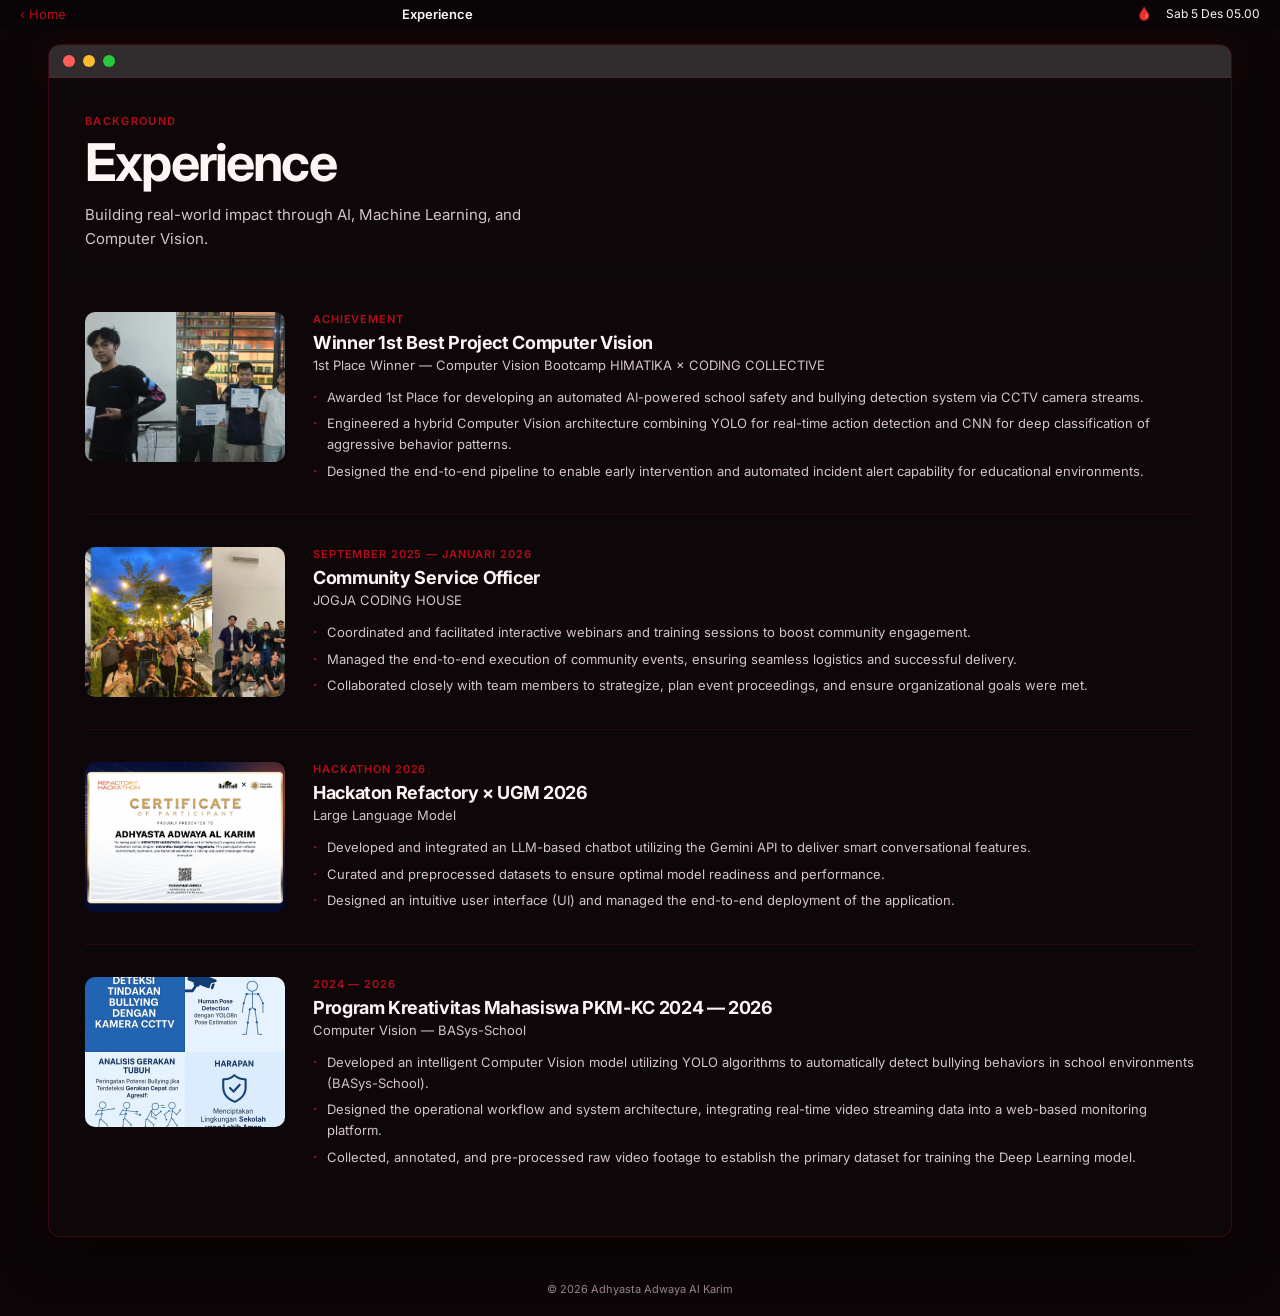
<file: experience.html>
<!DOCTYPE html>
<html lang="en" data-theme="dark" data-accent="blood-red">

<head>
  <meta charset="UTF-8" />
  <meta name="viewport" content="width=device-width, initial-scale=1.0" />
  <title>Experience — Adhyasta Adwaya Al Karim</title>
  <meta name="description"
    content="Professional experience of Adhyasta Adwaya Al Karim in AI, Computer Vision, and machine learning competitions." />
  <link rel="preconnect" href="https://fonts.googleapis.com" />
  <link rel="preconnect" href="https://fonts.gstatic.com" crossorigin />
  <link href="https://fonts.googleapis.com/css2?family=Inter:wght@300;400;500;600;700&display=swap" rel="stylesheet" />
  <link rel="stylesheet" href="style.css" />

  <style>
    body {
      overflow: auto;
      background: #0c0608;
    }

    [data-theme="dark"] body,
    body[data-theme="dark"] {
      background: #0c0608;
    }

    .exp-item {
      display: grid;
      grid-template-columns: 200px 1fr;
      gap: 28px;
      padding: 32px 0;
      border-bottom: 0.5px solid rgba(0, 0, 0, 0.07);
      align-items: start;
    }

    [data-theme="dark"] .exp-item {
      border-bottom-color: rgba(255, 255, 255, 0.06);
    }

    .exp-item:last-child {
      border-bottom: none;
    }

    .exp-item-img {
      border-radius: 10px;
      overflow: hidden;
      aspect-ratio: 4/3;
      background: rgba(0, 0, 0, 0.04);
    }

    .exp-item-img img {
      width: 100%;
      height: 100%;
      object-fit: cover;
    }

    .exp-item-period {
      font-size: 11px;
      font-weight: 600;
      letter-spacing: 0.08em;
      text-transform: uppercase;
      color: var(--accent);
      margin-bottom: 6px;
    }

    .exp-item-title {
      font-size: 18px;
      font-weight: 700;
      color: var(--text-primary);
      letter-spacing: -0.02em;
      margin-bottom: 4px;
    }

    .exp-item-org {
      font-size: 13px;
      color: var(--text-secondary);
      margin-bottom: 14px;
    }

    .exp-item-points {
      display: flex;
      flex-direction: column;
      gap: 6px;
    }

    .exp-item-point {
      font-size: 13px;
      line-height: 1.6;
      color: var(--text-secondary);
      padding-left: 14px;
      position: relative;
    }

    .exp-item-point::before {
      content: '·';
      position: absolute;
      left: 0;
      color: var(--accent);
      font-weight: 700;
    }

    @media(max-width:640px) {
      .exp-item {
        grid-template-columns: 1fr;
      }
    }
  </style>
</head>

<body class="subpage experience-page">

  <!-- MENU BAR -->
  <header class="sp-navbar">
    <a href="index.html" class="sp-nav-back" aria-label="Back to Home">‹ Home</a>
    <span class="sp-nav-title">Experience</span>
    <button class="theme-btn" id="themeToggle" aria-label="Toggle dark mode" style="margin-left:auto;">🌙</button>
    <div class="menubar-clock" id="menubarClock" style="font-size:12px;padding:0 8px;"></div>
  </header>

  <!-- WINDOW CHROME -->
  <div style="padding: calc(var(--menubar-h) + 16px) clamp(14px,4vw,48px) 0;">
    <div class="sp-window">
      <div class="sp-window-bar">
        <a href="index.html" aria-label="Close — back to home">
          <div class="sp-wc red"></div>
        </a>
        <div class="sp-wc yellow"></div>
        <div class="sp-wc green"></div>
      </div>

      <!-- PAGE HEADER -->
      <div class="page-hero" style="padding:36px 36px 28px;">
        <div class="page-hero-label">Background</div>
        <h1 class="page-hero-title">Experience</h1>
        <p class="page-hero-sub">Building real-world impact through AI, Machine Learning, and Computer Vision.</p>
      </div>

      <!-- EXPERIENCE LIST -->
      <div style="padding: 0 36px 36px;">

        <div class="exp-item reveal" id="exp1">
          <div class="exp-item-img">
            <img src="experience/gambar 6.png" alt="Winner 1st Best Project Computer Vision" loading="lazy" />
          </div>
          <div>
            <div class="exp-item-period">Achievement</div>
            <h2 class="exp-item-title">Winner 1st Best Project Computer Vision</h2>
            <p class="exp-item-org">1st Place Winner — Computer Vision Bootcamp HIMATIKA × CODING COLLECTIVE</p>
            <div class="exp-item-points">
              <div class="exp-item-point">Awarded 1st Place for developing an automated AI-powered school safety and
                bullying detection system via CCTV camera streams.</div>
              <div class="exp-item-point">Engineered a hybrid Computer Vision architecture combining YOLO for real-time
                action detection and CNN for deep classification of aggressive behavior patterns.</div>
              <div class="exp-item-point">Designed the end-to-end pipeline to enable early intervention and automated
                incident alert capability for educational environments.</div>
            </div>
          </div>
        </div>

        <div class="exp-item reveal" id="exp2">
          <div class="exp-item-img">
            <img src="experience/gambar 7.png" alt="Community Service Officer JOGJA CODING HOUSE" loading="lazy" />
          </div>
          <div>
            <div class="exp-item-period">September 2025 — Januari 2026</div>
            <h2 class="exp-item-title">Community Service Officer</h2>
            <p class="exp-item-org">JOGJA CODING HOUSE</p>
            <div class="exp-item-points">
              <div class="exp-item-point">Coordinated and facilitated interactive webinars and training sessions to
                boost community engagement.</div>
              <div class="exp-item-point">Managed the end-to-end execution of community events, ensuring seamless
                logistics and successful delivery.</div>
              <div class="exp-item-point">Collaborated closely with team members to strategize, plan event proceedings,
                and ensure organizational goals were met.</div>
            </div>
          </div>
        </div>

        <div class="exp-item reveal" id="exp3">
          <div class="exp-item-img">
            <img src="sertifikat/foto 17.jpg" alt="Hackaton Refactory X UGM 2026" loading="lazy" />
          </div>
          <div>
            <div class="exp-item-period">Hackathon 2026</div>
            <h2 class="exp-item-title">Hackaton Refactory × UGM 2026</h2>
            <p class="exp-item-org">Large Language Model</p>
            <div class="exp-item-points">
              <div class="exp-item-point">Developed and integrated an LLM-based chatbot utilizing the Gemini API to
                deliver smart conversational features.</div>
              <div class="exp-item-point">Curated and preprocessed datasets to ensure optimal model readiness and
                performance.</div>
              <div class="exp-item-point">Designed an intuitive user interface (UI) and managed the end-to-end
                deployment of the application.</div>
            </div>
          </div>
        </div>

        <div class="exp-item reveal" id="exp4">
          <div class="exp-item-img">
            <img src="gambar pkm.jpg" alt="Program Kreativitas Mahasiswa PKM-KC 2024-2026" loading="lazy" />
          </div>
          <div>
            <div class="exp-item-period">2024 — 2026</div>
            <h2 class="exp-item-title">Program Kreativitas Mahasiswa PKM-KC 2024 — 2026</h2>
            <p class="exp-item-org">Computer Vision — BASys-School</p>
            <div class="exp-item-points">
              <div class="exp-item-point">Developed an intelligent Computer Vision model utilizing YOLO algorithms to
                automatically detect bullying behaviors in school environments (BASys-School).</div>
              <div class="exp-item-point">Designed the operational workflow and system architecture, integrating
                real-time video streaming data into a web-based monitoring platform.</div>
              <div class="exp-item-point">Collected, annotated, and pre-processed raw video footage to establish the
                primary dataset for training the Deep Learning model.</div>
            </div>
          </div>
        </div>

      </div>
    </div><!-- /sp-window -->
  </div>

  <div class="sp-footer">© 2026 Adhyasta Adwaya Al Karim</div>

  <script src="main.js"></script>
</body>

</html>
</file>
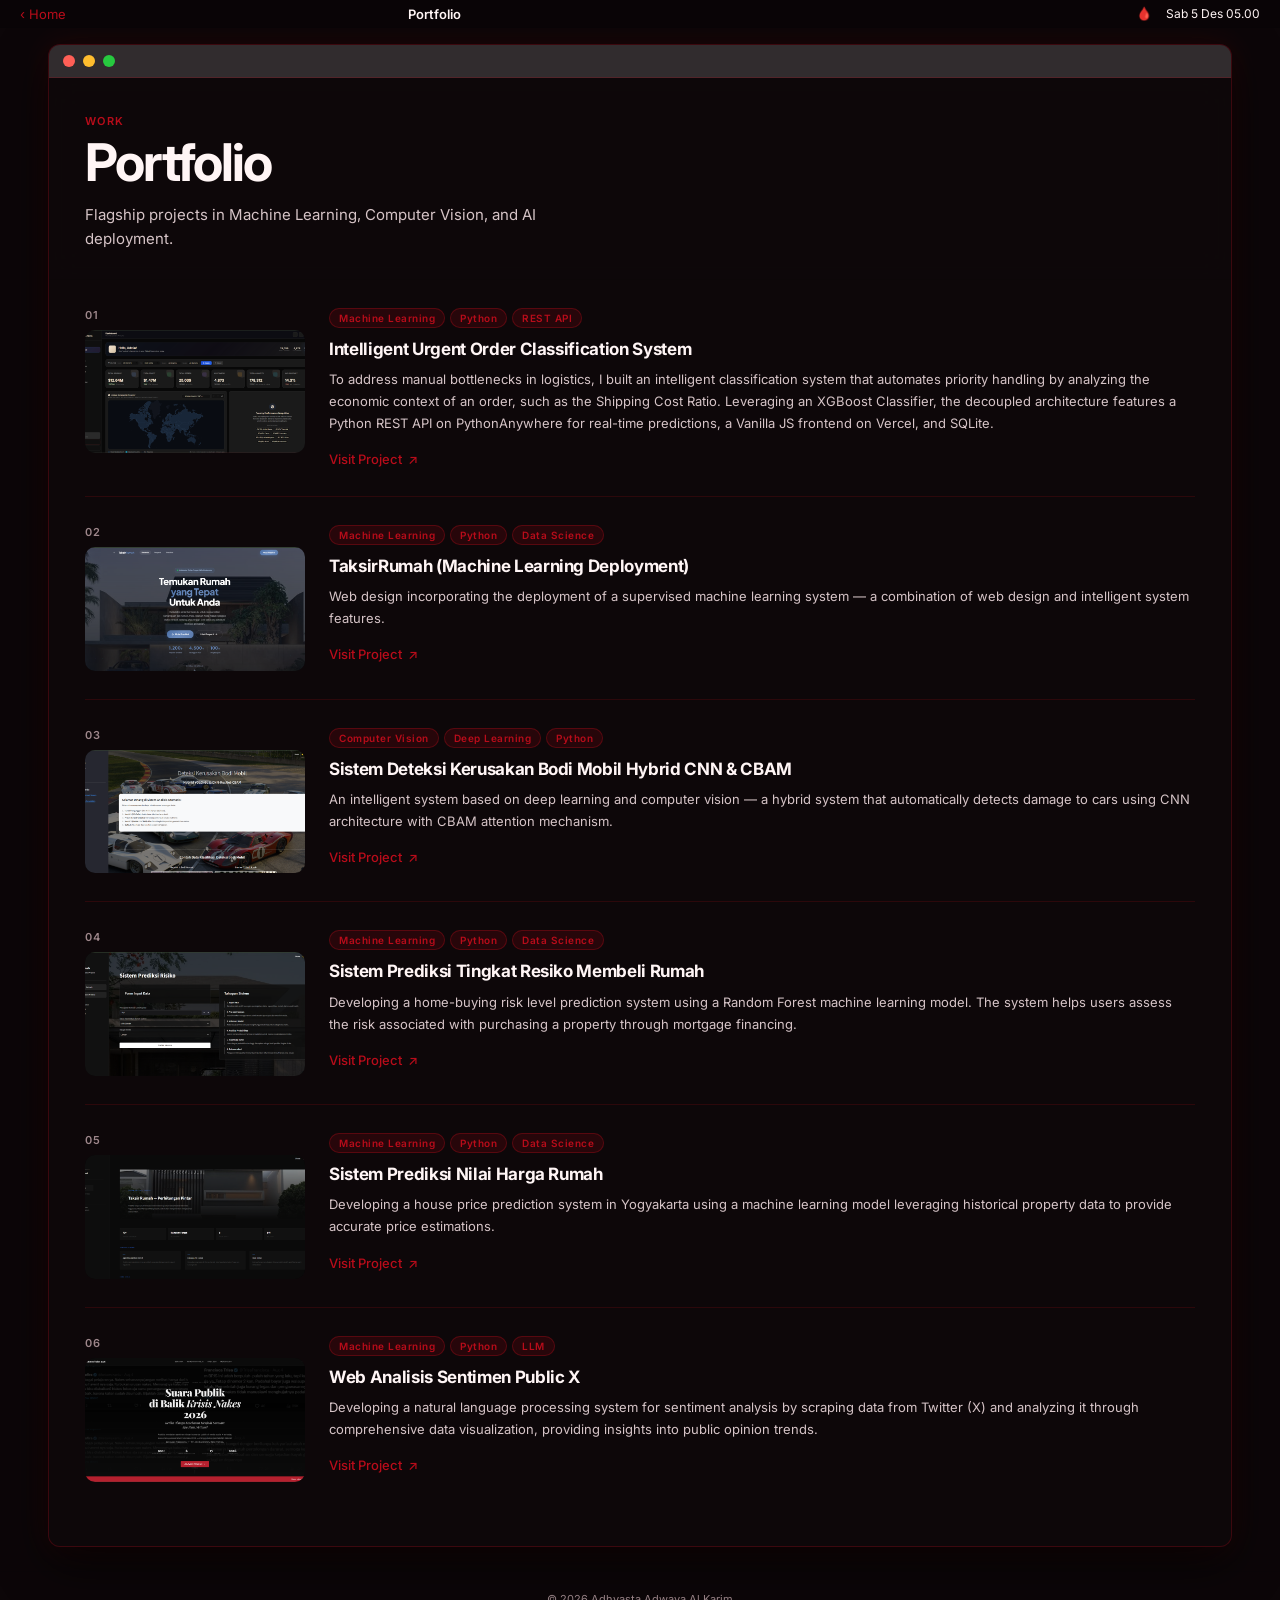
<file: portfolio.html>
<!DOCTYPE html>
<html lang="en" data-theme="dark" data-accent="blood-red">

<head>
  <meta charset="UTF-8" />
  <meta name="viewport" content="width=device-width, initial-scale=1.0" />
  <title>Portfolio — Adhyasta Adwaya Al Karim</title>
  <meta name="description"
    content="Project portfolio of Adhyasta Adwaya Al Karim — Machine Learning, Computer Vision, and AI deployment projects." />
  <link rel="preconnect" href="https://fonts.googleapis.com" />
  <link rel="preconnect" href="https://fonts.gstatic.com" crossorigin />
  <link href="https://fonts.googleapis.com/css2?family=Inter:wght@300;400;500;600;700&display=swap" rel="stylesheet" />
  <link rel="stylesheet" href="style.css" />

  <style>
    body { overflow: auto; background: #0c0608; }
    [data-theme="dark"] body, body[data-theme="dark"] { background: #0c0608; }
    .sp-container { padding: 12px clamp(14px,4vw,48px) 40px; margin-top: var(--menubar-h); }
    .portfolio-item { display: grid; grid-template-columns: 220px 1fr; gap: 24px; padding: 28px 0; border-bottom: 0.5px solid rgba(184,12,26,0.18); align-items: start; }
    [data-theme="dark"] .portfolio-item { border-bottom-color: rgba(184,12,26,0.18); }
    .portfolio-item:last-child { border-bottom: none; }
    .portfolio-item-num { font-size:11px; font-weight:600; letter-spacing:0.1em; color:var(--text-tertiary); margin-bottom:8px; }
    .portfolio-item-img { border-radius:10px; overflow:hidden; aspect-ratio:16/9; background:rgba(0,0,0,0.4); }
    .portfolio-item-img img { width:100%; height:100%; object-fit:cover; transition:transform 450ms cubic-bezier(0.32,0.72,0,1); }
    .portfolio-item:hover .portfolio-item-img img { transform:scale(1.04); }
    .portfolio-tags { display:flex; flex-wrap:wrap; gap:5px; margin-bottom:10px; }
    .portfolio-tag { font-size:10px; font-weight:600; letter-spacing:0.05em; padding:3px 9px; border-radius:999px; background:rgba(184,12,26,0.15); border:0.5px solid rgba(184,12,26,0.35); color:var(--accent); }
    .portfolio-item-title { font-size:17px; font-weight:700; color:var(--text-primary); letter-spacing:-0.02em; line-height:1.3; margin-bottom:8px; }
    .portfolio-item-title a { color:inherit; text-decoration:none; transition:color 220ms; }
    .portfolio-item-title a:hover { color:var(--accent); }
    .portfolio-item-desc { font-size:13px; line-height:1.7; color:var(--text-secondary); margin-bottom:14px; }
    .portfolio-item-link { display:inline-flex; align-items:center; gap:6px; font-size:13px; font-weight:500; color:var(--accent); text-decoration:none; transition:gap 220ms; }
    .portfolio-item-link:hover { gap:10px; }
    @media(max-width:640px){
      .portfolio-item { grid-template-columns:1fr; }
    }
  </style>
</head>

<body class="subpage portfolio-page">

  <!-- MENU BAR -->
  <header class="sp-navbar">
    <a href="index.html" class="sp-nav-back" aria-label="Back to Home">‹ Home</a>
    <span class="sp-nav-title">Portfolio</span>
    <button class="theme-btn" id="themeToggle" aria-label="Toggle dark mode" style="margin-left:auto;">🌙</button>
    <div class="menubar-clock" id="menubarClock" style="font-size:12px;padding:0 8px;"></div>
  </header>

  <!-- WINDOW CHROME -->
  <div style="padding: calc(var(--menubar-h) + 16px) clamp(14px,4vw,48px) 0;">
    <div class="sp-window">
      <div class="sp-window-bar">
        <a href="index.html" aria-label="Close — back to home"><div class="sp-wc red"></div></a>
        <div class="sp-wc yellow"></div>
        <div class="sp-wc green"></div>
      </div>

      <!-- PAGE HEADER -->
      <div class="page-hero" style="padding:36px 36px 28px;">
        <div class="page-hero-label">Work</div>
        <h1 class="page-hero-title">Portfolio</h1>
        <p class="page-hero-sub">Flagship projects in Machine Learning, Computer Vision, and AI deployment.</p>
      </div>

      <!-- PROJECTS -->
      <div style="padding: 0 36px 36px;">
        <div style="display:flex;flex-direction:column;gap:0;">

          <div class="portfolio-item reveal" id="project6">
            <div>
              <div class="portfolio-item-num">01</div>
              <div class="portfolio-item-img">
                <a href="https://project-ln-t-camp-global-superstore.vercel.app/" target="_blank" rel="noopener">
                  <img src="project/gambar 6.png" alt="Global Superstore Urgent Order Classification" loading="lazy" />
                </a>
              </div>
            </div>
            <div class="portfolio-item-info">
              <div class="portfolio-tags">
                <span class="portfolio-tag">Machine Learning</span>
                <span class="portfolio-tag">Python</span>
                <span class="portfolio-tag">REST API</span>
              </div>
              <h2 class="portfolio-item-title">
                <a href="https://project-ln-t-camp-global-superstore.vercel.app/" target="_blank" rel="noopener">Intelligent Urgent Order Classification System</a>
              </h2>
              <div class="portfolio-item-desc">
                <p>To address manual bottlenecks in logistics, I built an intelligent classification system that automates priority handling by analyzing the economic context of an order, such as the Shipping Cost Ratio. Leveraging an XGBoost Classifier, the decoupled architecture features a Python REST API on PythonAnywhere for real-time predictions, a Vanilla JS frontend on Vercel, and SQLite.</p>
              </div>
              <a href="https://project-ln-t-camp-global-superstore.vercel.app/" target="_blank" rel="noopener" class="portfolio-item-link">Visit Project <span>↗</span></a>
            </div>
          </div>

          <div class="portfolio-item reveal" id="project1">
            <div>
              <div class="portfolio-item-num">02</div>
              <div class="portfolio-item-img">
                <a href="https://taksir-rumah.vercel.app/" target="_blank" rel="noopener">
                  <img src="project/gambar 1.png" alt="TaksirRumah Machine Learning Deployment" loading="lazy" />
                </a>
              </div>
            </div>
            <div class="portfolio-item-info">
              <div class="portfolio-tags">
                <span class="portfolio-tag">Machine Learning</span>
                <span class="portfolio-tag">Python</span>
                <span class="portfolio-tag">Data Science</span>
              </div>
              <h2 class="portfolio-item-title">
                <a href="https://taksir-rumah.vercel.app/" target="_blank" rel="noopener">TaksirRumah (Machine Learning Deployment)</a>
              </h2>
              <div class="portfolio-item-desc">
                <p>Web design incorporating the deployment of a supervised machine learning system — a combination of web design and intelligent system features.</p>
              </div>
              <a href="https://taksir-rumah.vercel.app/" target="_blank" rel="noopener" class="portfolio-item-link">Visit Project <span>↗</span></a>
            </div>
          </div>

          <div class="portfolio-item reveal" id="project2">
            <div>
              <div class="portfolio-item-num">03</div>
              <div class="portfolio-item-img">
                <a href="https://damagecardetection-bgbmywze2q72kca7q4jtya.streamlit.app/" target="_blank" rel="noopener">
                  <img src="project/gambar 2.png" alt="Sistem Deteksi Kerusakan Bodi Mobil" loading="lazy" />
                </a>
              </div>
            </div>
            <div class="portfolio-item-info">
              <div class="portfolio-tags">
                <span class="portfolio-tag">Computer Vision</span>
                <span class="portfolio-tag">Deep Learning</span>
                <span class="portfolio-tag">Python</span>
              </div>
              <h2 class="portfolio-item-title">
                <a href="https://damagecardetection-bgbmywze2q72kca7q4jtya.streamlit.app/" target="_blank" rel="noopener">Sistem Deteksi Kerusakan Bodi Mobil Hybrid CNN &amp; CBAM</a>
              </h2>
              <div class="portfolio-item-desc">
                <p>An intelligent system based on deep learning and computer vision — a hybrid system that automatically detects damage to cars using CNN architecture with CBAM attention mechanism.</p>
              </div>
              <a href="https://damagecardetection-bgbmywze2q72kca7q4jtya.streamlit.app/" target="_blank" rel="noopener" class="portfolio-item-link">Visit Project <span>↗</span></a>
            </div>
          </div>

          <div class="portfolio-item reveal" id="project3">
            <div>
              <div class="portfolio-item-num">04</div>
              <div class="portfolio-item-img">
                <a href="https://taksirrumah-sistemprediksiresiko.streamlit.app/" target="_blank" rel="noopener">
                  <img src="project/gambar 3.png" alt="Sistem Prediksi Tingkat Resiko" loading="lazy" />
                </a>
              </div>
            </div>
            <div class="portfolio-item-info">
              <div class="portfolio-tags">
                <span class="portfolio-tag">Machine Learning</span>
                <span class="portfolio-tag">Python</span>
                <span class="portfolio-tag">Data Science</span>
              </div>
              <h2 class="portfolio-item-title">
                <a href="https://taksirrumah-sistemprediksiresiko.streamlit.app/" target="_blank" rel="noopener">Sistem Prediksi Tingkat Resiko Membeli Rumah</a>
              </h2>
              <div class="portfolio-item-desc">
                <p>Developing a home-buying risk level prediction system using a Random Forest machine learning model. The system helps users assess the risk associated with purchasing a property through mortgage financing.</p>
              </div>
              <a href="https://taksirrumah-sistemprediksiresiko.streamlit.app/" target="_blank" rel="noopener" class="portfolio-item-link">Visit Project <span>↗</span></a>
            </div>
          </div>

          <div class="portfolio-item reveal" id="project4">
            <div>
              <div class="portfolio-item-num">05</div>
              <div class="portfolio-item-img">
                <a href="https://sistem-prediksi-harga-rumah-jogja.streamlit.app/" target="_blank" rel="noopener">
                  <img src="project/gambar 4.png" alt="Sistem Prediksi Harga Rumah" loading="lazy" />
                </a>
              </div>
            </div>
            <div class="portfolio-item-info">
              <div class="portfolio-tags">
                <span class="portfolio-tag">Machine Learning</span>
                <span class="portfolio-tag">Python</span>
                <span class="portfolio-tag">Data Science</span>
              </div>
              <h2 class="portfolio-item-title">
                <a href="https://sistem-prediksi-harga-rumah-jogja.streamlit.app/" target="_blank" rel="noopener">Sistem Prediksi Nilai Harga Rumah</a>
              </h2>
              <div class="portfolio-item-desc">
                <p>Developing a house price prediction system in Yogyakarta using a machine learning model leveraging historical property data to provide accurate price estimations.</p>
              </div>
              <a href="https://sistem-prediksi-harga-rumah-jogja.streamlit.app/" target="_blank" rel="noopener" class="portfolio-item-link">Visit Project <span>↗</span></a>
            </div>
          </div>

          <div class="portfolio-item reveal" id="project5">
            <div>
              <div class="portfolio-item-num">06</div>
              <div class="portfolio-item-img">
                <a href="https://sentimen-public-kasus-nakes-2026.vercel.app/" target="_blank" rel="noopener">
                  <img src="project/gambar 5.png" alt="Web Analisis Sentimen Public X" loading="lazy" />
                </a>
              </div>
            </div>
            <div class="portfolio-item-info">
              <div class="portfolio-tags">
                <span class="portfolio-tag">Machine Learning</span>
                <span class="portfolio-tag">Python</span>
                <span class="portfolio-tag">LLM</span>
              </div>
              <h2 class="portfolio-item-title">
                <a href="https://sentimen-public-kasus-nakes-2026.vercel.app/" target="_blank" rel="noopener">Web Analisis Sentimen Public X</a>
              </h2>
              <div class="portfolio-item-desc">
                <p>Developing a natural language processing system for sentiment analysis by scraping data from Twitter (X) and analyzing it through comprehensive data visualization, providing insights into public opinion trends.</p>
              </div>
              <a href="https://sentimen-public-kasus-nakes-2026.vercel.app/" target="_blank" rel="noopener" class="portfolio-item-link">Visit Project <span>↗</span></a>
            </div>
          </div>

        </div>
      </div>
    </div><!-- /sp-window -->
  </div>

  <div class="sp-footer">© 2026 Adhyasta Adwaya Al Karim</div>

  <script src="main.js"></script>
</body>

</html>
</file>
<file: style.css>
/* =============================================
   macOS / Apple Style Portfolio — style.css
   Color Palette & Themes from: https://github.com/mhmdmhd6/Mac-OS-Desktop
   ============================================= */

/* ── COLOR PALETTE FROM mhmdmhd6/Mac-OS-Desktop ── */
:root {
  /* Exact variables from https://github.com/mhmdmhd6/Mac-OS-Desktop */
  --color-white:       #fff;
  --color-white-100:   rgba(255, 255, 255, 0.1);
  --color-white-200:   rgba(255, 255, 255, 0.2);
  --color-white-400:   rgba(255, 255, 255, 0.4);
  --color-white-800:   rgba(255, 255, 255, 0.8);
  --color-white-900:   rgba(255, 255, 255, 0.9);
  --color-black:       #1e1e1e;
  --color-black-100:   rgba(0, 0, 0, 0.1);
  --color-black-50:    rgba(211, 197, 197, 0.39);
  --color-black-200:   rgba(0, 0, 0, 0.2);
  --color-black-500:   rgba(0, 0, 0, 0.5);
  --color-black-600:   rgba(0, 0, 0, 0.6);
  --color-blue-800:    #007ff7;
  --app-color-white:   rgb(252, 255, 251);
  --color-red:         rgba(255, 2, 2, 0.788);
  --color-green:       #11dd4e;

  /* Component palette extensions from Mac-OS-Desktop */
  --color-orange:      #fd9e2a;                  /* Calculator accent orange */
  --color-purple:      #9c5ffd;                  /* Calendar widget purple */
  --color-coral:       #f08080;                  /* Dock point indicator */
  --color-dnd-red:     #b63333;                  /* Control center DND red */
  --color-term-navy:   rgba(5, 5, 99, 0.63);      /* Terminal background */
  --navbar-gradient:   linear-gradient(to right, #6e1438, #270598, #e54c2d); /* Mac-OS-Desktop header */

  /* Portfolio mapped tokens (Merah Darah, Merah Tua & Hitam) */
  --color-blood-red:     #b80c1a;
  --color-blood-red-glow:rgba(184, 12, 26, 0.45);
  --color-dark-red:      #5c0811;
  --color-dark-red-deep: #3b050a;
  --color-black-obsidian:#0a0708;
  --color-black-glass:   rgba(14, 8, 10, 0.88);
  --color-crimson:       #8a0914;

  --bg-glass:          rgba(14, 8, 10, 0.88);
  --bg-glass-dark:     rgba(10, 5, 7, 0.94);
  --bg-glass-menu:     rgba(10, 5, 7, 0.94);
  --border-glass:      rgba(184, 12, 26, 0.28);
  --border-dark:       rgba(92, 8, 17, 0.42);
  --text-primary:      #fff5f5;
  --text-secondary:    #d6c4c7;
  --text-tertiary:     #9e878b;
  --accent:            #b80c1a;
  --accent-hover:      #d61829;
  --accent-glow:       rgba(184, 12, 26, 0.45);
  --accent-dark:       #7a0812;
  --danger:            #e61c24;
  --warning:           #f77f00;
  --success:           #2a9d8f;
  --btn-red:           #ff5f56;
  --btn-yellow:        #ffbd2e;
  --btn-green:         #27c93f;
  --radius-window:     14px;
  --radius-card:       16px;
  --radius-dock:       22px;
  --shadow-window:     0 28px 80px 4px rgba(0,0,0,0.8), 0 0 35px rgba(138, 9, 20, 0.3), 0 0 0 1px rgba(184, 12, 26, 0.25);
  --shadow-dock:       0 14px 40px rgba(0,0,0,0.85), 0 0 24px rgba(138, 9, 20, 0.35) inset, 0 0 0 0.5px rgba(184, 12, 26, 0.3);
  --blur:              blur(24px) saturate(180%);
  --blur-light:        blur(16px) saturate(160%);
  --font:              -apple-system, BlinkMacSystemFont, "SF Pro Display", "SF Pro Text", "Inter", "Helvetica Neue", sans-serif;
  --ease-apple:        cubic-bezier(0.32, 0.72, 0, 1);
  --ease-standard:     cubic-bezier(0.4, 0, 0.2, 1);
  --dur-fast:          220ms;
  --dur-normal:        320ms;
  --dur-slow:          450ms;
  --menubar-h:         28px;
  --dock-h:            80px;
  --screen-brightness: 1;
}

/* ── ACCENT COLOR PALETTES (Merah Darah, Merah Tua & Hitam) ── */
[data-accent="blood-red"],
[data-accent="red"] {
  --accent:       #b80c1a;
  --accent-hover: #d61829;
  --accent-glow:  rgba(184, 12, 26, 0.5);
  --accent-dark:  #7a0812;
}
[data-accent="dark-red"],
[data-accent="purple"] {
  --accent:       #5c0811;
  --accent-hover: #7d0c18;
  --accent-glow:  rgba(92, 8, 17, 0.55);
  --accent-dark:  #3b050a;
}
[data-accent="black"],
[data-accent="green"] {
  --accent:       #1a1719;
  --accent-hover: #2e282c;
  --accent-glow:  rgba(255, 255, 255, 0.22);
  --accent-dark:  #0a0809;
}
[data-accent="scarlet"],
[data-accent="orange"] {
  --accent:       #d91b24;
  --accent-hover: #f02d36;
  --accent-glow:  rgba(217, 27, 36, 0.5);
  --accent-dark:  #940e15;
}
[data-accent="ruby"],
[data-accent="coral"] {
  --accent:       #7a0d18;
  --accent-hover: #9c1220;
  --accent-glow:  rgba(122, 13, 24, 0.5);
  --accent-dark:  #4a060d;
}
[data-accent="charcoal"],
[data-accent="blue"] {
  --accent:       #292326;
  --accent-hover: #3d3439;
  --accent-glow:  rgba(184, 12, 26, 0.35);
  --accent-dark:  #141113;
}

/* ── THEMES ── */
/* 1. Dark Mode (Default: Merah Darah, Merah Tua & Hitam Obsidian) */
@media (prefers-color-scheme: dark) {
  :root {
    --bg-glass:      rgba(14, 8, 10, 0.88);
    --bg-glass-menu: rgba(10, 5, 7, 0.94);
    --border-glass:  rgba(184, 12, 26, 0.28);
    --border-dark:   rgba(92, 8, 17, 0.42);
    --text-primary:  #fff5f5;
    --text-secondary:#d6c4c7;
    --text-tertiary: #9e878b;
    --app-color-white: #180c0f;
  }
}

[data-theme="dark"] {
  --bg-glass:      rgba(14, 8, 10, 0.88);
  --bg-glass-menu: rgba(10, 5, 7, 0.94);
  --border-glass:  rgba(184, 12, 26, 0.28);
  --border-dark:   rgba(92, 8, 17, 0.42);
  --text-primary:  #fff5f5;
  --text-secondary:#d6c4c7;
  --text-tertiary: #9e878b;
  --app-color-white: #180c0f;
  --shadow-window: 0 28px 80px 4px rgba(0,0,0,0.8), 0 0 35px rgba(138, 9, 20, 0.3), 0 0 0 1px rgba(184, 12, 26, 0.25);
  --shadow-dock:   0 14px 40px rgba(0,0,0,0.85), 0 0 24px rgba(138, 9, 20, 0.35) inset, 0 0 0 0.5px rgba(184, 12, 26, 0.3);
}

/* 2. Merah Tua / Deep Crimson Theme */
[data-theme="crimson-dark"] {
  --bg-glass:      rgba(38, 7, 12, 0.90);
  --bg-glass-menu: rgba(26, 4, 8, 0.95);
  --border-glass:  rgba(214, 24, 41, 0.38);
  --border-dark:   rgba(125, 12, 24, 0.5);
  --text-primary:  #fff3f3;
  --text-secondary:#e5c2c7;
  --text-tertiary: #b0888f;
  --app-color-white: #2b080e;
  --shadow-window: 0 28px 80px 4px rgba(0,0,0,0.85), 0 0 45px rgba(184, 12, 26, 0.4), 0 0 0 1px rgba(214, 24, 41, 0.4);
}

/* 3. Hitam Obsidian / Pure Obsidian Theme */
[data-theme="obsidian"] {
  --bg-glass:      rgba(7, 7, 9, 0.94);
  --bg-glass-menu: rgba(5, 5, 7, 0.98);
  --border-glass:  rgba(184, 12, 26, 0.22);
  --border-dark:   rgba(60, 6, 10, 0.5);
  --text-primary:  #f8f8fa;
  --text-secondary:#bab7bc;
  --text-tertiary: #7d7a82;
  --app-color-white: #0f0f12;
  --shadow-window: 0 28px 80px 4px rgba(0,0,0,0.95), 0 0 25px rgba(184, 12, 26, 0.25), 0 0 0 1px rgba(255, 255, 255, 0.08);
}

/* 2. Light Mode */
[data-theme="light"] {
  --bg-glass:      rgba(255, 255, 255, 0.82);
  --bg-glass-menu: rgba(255, 255, 255, 0.90);
  --border-glass:  rgba(255, 255, 255, 0.5);
  --border-dark:   rgba(0, 0, 0, 0.08);
  --text-primary:  var(--color-black);
  --text-secondary:#515154;
  --text-tertiary: #86868b;
  --app-color-white: rgb(252, 255, 251);
}

/* 3. Iridescence (Signature Theme from Mac-OS-Desktop) */
[data-theme="iridescence"] {
  --bg-glass:      rgba(255, 255, 255, 0.80);
  --bg-glass-menu: linear-gradient(to right, #6e1438, #270598, #e54c2d);
  --border-glass:  rgba(255, 255, 255, 0.4);
  --text-primary:  #1d1d1f;
  --text-secondary:#45454a;
  --text-tertiary: #75757a;
  --shadow-dock:   0 12px 38px rgba(39, 5, 152, 0.35), 0 0 0 0.5px rgba(255,255,255,0.2) inset;
}
[data-theme="iridescence"] .menubar,
[data-theme="iridescence"] .sp-navbar {
  background: linear-gradient(to right, #6e1438, #270598, #e54c2d) !important;
  border-bottom: 1px solid rgba(255, 255, 255, 0.2) !important;
  box-shadow: 0 3px 12px var(--color-black-200) !important;
}
[data-theme="iridescence"] .menubar-appname,
[data-theme="iridescence"] .menubar-menu,
[data-theme="iridescence"] .menubar-clock,
[data-theme="iridescence"] .sp-nav-title,
[data-theme="iridescence"] .sp-nav-back {
  color: var(--color-white-900) !important;
  text-shadow: 0 1px 4px rgba(0, 0, 0, 0.35);
}
[data-theme="iridescence"] .menubar svg,
[data-theme="iridescence"] .menubar-icon svg {
  fill: var(--color-white) !important;
  stroke: var(--color-white) !important;
}
[data-theme="iridescence"] .menubar-menu:hover,
[data-theme="iridescence"] .menubar-icon:hover,
[data-theme="iridescence"] .menubar-apple:hover {
  background: var(--color-white-200) !important;
  border-radius: 5px;
}

/* 4. Terminal Cyber Theme (from Mac-OS-Desktop) */
[data-theme="terminal"] {
  --bg-glass:      rgba(5, 5, 45, 0.88);
  --bg-glass-menu: rgba(4, 4, 30, 0.95);
  --border-glass:  rgba(17, 221, 78, 0.28);
  --text-primary:  #11dd4e;
  --text-secondary:#6ce98f;
  --text-tertiary: #4ba665;
  --app-color-white: rgba(7, 7, 50, 0.95);
  --shadow-window: 0 24px 70px rgba(0, 0, 0, 0.6), 0 0 16px rgba(17, 221, 78, 0.15);
  --shadow-dock:   0 12px 32px rgba(0, 0, 0, 0.7), 0 0 20px rgba(17, 221, 78, 0.2) inset;
}
[data-theme="terminal"] .menubar,
[data-theme="terminal"] .sp-navbar {
  border-bottom: 1px solid rgba(17, 221, 78, 0.25) !important;
}
[data-theme="terminal"] .menubar-appname,
[data-theme="terminal"] .menubar-menu,
[data-theme="terminal"] .menubar-clock,
[data-theme="terminal"] .sp-nav-title,
[data-theme="terminal"] .sp-nav-back {
  color: #11dd4e !important;
  font-family: 'Roboto Mono', monospace, var(--font) !important;
}
[data-theme="terminal"] .menubar svg,
[data-theme="terminal"] .menubar-icon svg {
  fill: #11dd4e !important;
  stroke: #11dd4e !important;
}
[data-theme="terminal"] .menubar-menu:hover,
[data-theme="terminal"] .menubar-icon:hover {
  background: rgba(17, 221, 78, 0.15) !important;
}

/* ── RESET & BASE ── */
*, *::before, *::after {
  box-sizing: border-box;
  margin: 0;
  padding: 0;
}

html {
  font-size: 16px;
  height: 100%;
}

body {
  font-family: var(--font);
  height: 100%;
  overflow: hidden;
  user-select: none;
  -webkit-font-smoothing: antialiased;
  -moz-osx-font-smoothing: grayscale;
  cursor: url('cursor/Normal.cur'), auto;
}

a, button, .dock-item, .di-item, .menubar-apple, .menubar-menu, .menubar-icon, .wc-btn, .theme-btn, .finder-sidebar-item, .photos-filter, .project-card, .cert-item, .exp-item, .cc-theme-btn, .cc-palette-dot, .cc-wall-thumb, input[type="range"] {
  cursor: url('cursor/Link.cur'), pointer;
}

/* ── DESKTOP ── */
.desktop {
  position: fixed;
  inset: 0;
  display: flex;
  flex-direction: column;
  background: #1a1a2e;
  overflow: hidden;
}

.desktop-wallpaper {
  position: absolute;
  inset: 0;
  background-image: url('yunani.jpg');
  background-position: center;
  background-size: cover;
  background-repeat: no-repeat;
  z-index: 0;
}

.desktop-wallpaper::after {
  content: '';
  position: absolute;
  inset: 0;
  background: linear-gradient(180deg,
    rgba(0, 0, 0, 0.28) 0%,
    rgba(0, 0, 0, 0.04) 35%,
    rgba(0, 0, 0, 0.08) 70%,
    rgba(0, 0, 0, 0.38) 100%);
  pointer-events: none;
}

/* ── MENU BAR ── */
.menubar {
  position: relative;
  z-index: 100;
  height: var(--menubar-h);
  background: var(--bg-glass-menu);
  backdrop-filter: var(--blur);
  -webkit-backdrop-filter: var(--blur);
  border-bottom: 0.5px solid rgba(0,0,0,0.08);
  display: flex;
  align-items: center;
  padding: 0 12px;
  gap: 0;
  flex-shrink: 0;
  box-shadow: 0 1px 0 rgba(255,255,255,0.5) inset;
}

[data-theme="dark"] .menubar {
  border-bottom-color: rgba(255,255,255,0.06);
  box-shadow: 0 1px 0 rgba(255,255,255,0.04) inset;
}

.menubar-left {
  display: flex;
  align-items: center;
  gap: 0;
  flex: 1;
}

.menubar-apple {
  display: flex;
  align-items: center;
  padding: 0 10px;
  height: var(--menubar-h);
  cursor: default;
  transition: background var(--dur-fast);
  border-radius: 4px;
}

.menubar-apple:hover {
  background: rgba(0,0,0,0.06);
}

[data-theme="dark"] .menubar-apple:hover {
  background: rgba(255,255,255,0.08);
}

.menubar-apple svg {
  fill: var(--text-primary);
  width: 13px;
  height: 13px;
}

.menubar-appname {
  font-size: 13px;
  font-weight: 590;
  color: var(--text-primary);
  padding: 0 10px;
  height: var(--menubar-h);
  display: flex;
  align-items: center;
  border-radius: 4px;
  cursor: default;
  transition: background var(--dur-fast);
}

.menubar-appname:hover {
  background: rgba(0,0,0,0.06);
}

[data-theme="dark"] .menubar-appname:hover {
  background: rgba(255,255,255,0.08);
}

.menubar-menus {
  display: flex;
  align-items: center;
}

.menubar-menu {
  font-size: 13px;
  font-weight: 400;
  color: var(--text-primary);
  padding: 0 8px;
  height: var(--menubar-h);
  display: flex;
  align-items: center;
  border-radius: 4px;
  cursor: default;
  transition: background var(--dur-fast);
  white-space: nowrap;
}

.menubar-menu:hover {
  background: rgba(0,0,0,0.06);
}

[data-theme="dark"] .menubar-menu:hover {
  background: rgba(255,255,255,0.08);
}

.menubar-right {
  display: flex;
  align-items: center;
  gap: 4px;
}

.menubar-icon {
  display: flex;
  align-items: center;
  justify-content: center;
  padding: 0 6px;
  height: var(--menubar-h);
  cursor: default;
  border-radius: 4px;
  transition: background var(--dur-fast);
  color: var(--text-primary);
}

.menubar-icon:hover {
  background: rgba(0,0,0,0.06);
}

[data-theme="dark"] .menubar-icon:hover {
  background: rgba(255,255,255,0.08);
}

.menubar-icon svg {
  width: 14px;
  height: 14px;
  fill: var(--text-primary);
}

.menubar-clock {
  font-size: 12px;
  font-weight: 400;
  color: var(--text-primary);
  padding: 0 8px;
  height: var(--menubar-h);
  display: flex;
  align-items: center;
  border-radius: 4px;
  cursor: default;
  white-space: nowrap;
  transition: background var(--dur-fast);
}

.menubar-clock:hover {
  background: rgba(0,0,0,0.06);
}

/* ── DESKTOP AREA ── */
.desktop-area {
  flex: 1;
  position: relative;
  overflow: hidden;
}

/* ── WINDOWS ── */
.window {
  position: absolute;
  background: var(--bg-glass);
  backdrop-filter: var(--blur);
  -webkit-backdrop-filter: var(--blur);
  border-radius: var(--radius-window);
  box-shadow: var(--shadow-window);
  border: 0.5px solid var(--border-glass);
  min-width: 320px;
  display: flex;
  flex-direction: column;
  overflow: hidden;
  transition: box-shadow var(--dur-normal) var(--ease-standard);
  animation: windowAppear var(--dur-slow) var(--ease-apple) both;
  will-change: transform;
}

@keyframes windowAppear {
  from { opacity: 0; transform: scale(0.94) translateY(8px); }
  to   { opacity: 1; transform: scale(1) translateY(0); }
}

.window:focus-within,
.window.focused {
  box-shadow: 0 28px 80px 6px rgba(0,0,0,0.32), 0 0 0 0.5px rgba(0,0,0,0.22);
}

.window.minimized {
  animation: windowMinimize var(--dur-slow) var(--ease-apple) both;
  pointer-events: none;
}

@keyframes windowMinimize {
  from { opacity: 1; transform: scale(1); }
  to   { opacity: 0; transform: scale(0.5) translateY(40vh); }
}

.window.maximized {
  top: 0 !important;
  left: 0 !important;
  width: 100% !important;
  height: 100% !important;
  border-radius: 0;
  z-index: 90 !important;
}

/* Window Title Bar */
.window-titlebar {
  display: flex;
  align-items: center;
  padding: 0 12px;
  height: 38px;
  flex-shrink: 0;
  background: rgba(255,255,255,0.12);
  border-bottom: 0.5px solid rgba(0,0,0,0.08);
  cursor: move;
  gap: 8px;
  position: relative;
}

[data-theme="dark"] .window-titlebar {
  background: rgba(0,0,0,0.12);
  border-bottom-color: rgba(255,255,255,0.06);
}

.window-controls {
  display: flex;
  align-items: center;
  gap: 8px;
  flex-shrink: 0;
  z-index: 1;
}

.wc-btn {
  width: 12px;
  height: 12px;
  border-radius: 50%;
  border: none;
  cursor: pointer;
  transition: filter var(--dur-fast), transform var(--dur-fast);
  position: relative;
  display: flex;
  align-items: center;
  justify-content: center;
  flex-shrink: 0;
}

.wc-btn:hover { filter: brightness(0.85); transform: scale(1.08); }
.wc-btn:active { transform: scale(0.92); }

.wc-btn svg {
  width: 6px;
  height: 6px;
  opacity: 0;
  transition: opacity var(--dur-fast);
}

.window-controls:hover .wc-btn svg {
  opacity: 0.7;
}

.wc-close   { background: var(--btn-red); }
.wc-min     { background: var(--btn-yellow); }
.wc-max     { background: var(--btn-green); }

.window-title {
  position: absolute;
  left: 50%;
  transform: translateX(-50%);
  font-size: 13px;
  font-weight: 500;
  color: var(--text-primary);
  white-space: nowrap;
  pointer-events: none;
}

.window-body {
  flex: 1;
  overflow: auto;
  overscroll-behavior: contain;
  user-select: text;
}

.window-body::-webkit-scrollbar { width: 6px; }
.window-body::-webkit-scrollbar-track { background: transparent; }
.window-body::-webkit-scrollbar-thumb {
  background: rgba(0,0,0,0.15);
  border-radius: 4px;
}
[data-theme="dark"] .window-body::-webkit-scrollbar-thumb {
  background: rgba(255,255,255,0.15);
}

/* ── HERO WINDOW CONTENT ── */
.hero-content {
  padding: 32px 36px 36px;
  display: flex;
  flex-direction: column;
  gap: 20px;
  align-items: flex-start;
}

.hero-avatar-wrap {
  width: 72px;
  height: 72px;
  border-radius: 50%;
  background: linear-gradient(135deg, #b80c1a, #5c0811, #1a080c);
  padding: 2px;
  flex-shrink: 0;
}

.hero-avatar-inner {
  width: 100%;
  height: 100%;
  border-radius: 50%;
  background: var(--bg-glass);
  backdrop-filter: blur(4px);
  display: flex;
  align-items: center;
  justify-content: center;
  font-size: 28px;
  color: var(--text-primary);
  font-weight: 700;
}

.hero-name {
  font-size: clamp(22px, 2.4vw, 30px);
  font-weight: 700;
  color: var(--text-primary);
  line-height: 1.1;
  letter-spacing: -0.025em;
}

.hero-title-tag {
  font-size: 13px;
  font-weight: 500;
  color: var(--accent);
  background: rgba(184, 12, 26, 0.16);
  border: 1px solid rgba(184, 12, 26, 0.35);
  padding: 4px 12px;
  border-radius: 999px;
  display: inline-block;
}

.hero-bio {
  font-size: 14px;
  line-height: 1.7;
  color: var(--text-secondary);
  max-width: 380px;
}

.hero-tech {
  display: flex;
  flex-wrap: wrap;
  gap: 6px;
}

.hero-tech span {
  font-size: 11px;
  font-weight: 600;
  letter-spacing: 0.04em;
  padding: 4px 10px;
  border-radius: 999px;
  background: rgba(0,0,0,0.06);
  border: 0.5px solid rgba(0,0,0,0.1);
  color: var(--text-secondary);
}

[data-theme="dark"] .hero-tech span {
  background: rgba(255,255,255,0.08);
  border-color: rgba(255,255,255,0.1);
}

.hero-actions {
  display: flex;
  flex-wrap: wrap;
  gap: 8px;
  margin-top: 4px;
}

.mac-btn {
  font-family: var(--font);
  font-size: 13px;
  font-weight: 500;
  padding: 7px 16px;
  border-radius: 8px;
  border: 0.5px solid rgba(0,0,0,0.1);
  background: rgba(255,255,255,0.8);
  color: var(--text-primary);
  cursor: pointer;
  transition: all var(--dur-fast) var(--ease-standard);
  text-decoration: none;
  display: inline-flex;
  align-items: center;
  gap: 6px;
  box-shadow: 0 1px 2px rgba(0,0,0,0.08);
}

.mac-btn:hover {
  background: rgba(255,255,255,0.95);
  box-shadow: 0 2px 8px rgba(0,0,0,0.12);
  transform: translateY(-1px);
}

.mac-btn:active {
  transform: translateY(0);
  box-shadow: 0 1px 2px rgba(0,0,0,0.08);
}

.mac-btn.primary {
  background: var(--accent);
  color: #fff;
  border-color: transparent;
  box-shadow: 0 2px 8px var(--accent-glow);
}

.mac-btn.primary:hover {
  background: var(--accent-hover);
  box-shadow: 0 4px 14px var(--accent-glow);
}

[data-theme="dark"] .mac-btn {
  background: rgba(26, 12, 16, 0.85);
  border-color: rgba(184, 12, 26, 0.25);
  color: var(--text-primary);
}

/* ── FINDER/PORTFOLIO WINDOW ── */
.finder-window {
  display: flex;
  flex-direction: row;
  height: 100%;
}

.finder-sidebar {
  width: 160px;
  flex-shrink: 0;
  padding: 12px 8px;
  background: rgba(0,0,0,0.04);
  border-right: 0.5px solid rgba(0,0,0,0.08);
  display: flex;
  flex-direction: column;
  gap: 2px;
}

[data-theme="dark"] .finder-sidebar {
  background: rgba(0,0,0,0.15);
  border-right-color: rgba(255,255,255,0.06);
}

.finder-sidebar-label {
  font-size: 11px;
  font-weight: 600;
  letter-spacing: 0.06em;
  text-transform: uppercase;
  color: var(--text-tertiary);
  padding: 10px 8px 4px;
}

.finder-sidebar-item {
  display: flex;
  align-items: center;
  gap: 8px;
  padding: 6px 10px;
  border-radius: 6px;
  font-size: 12px;
  font-weight: 500;
  color: var(--text-primary);
  opacity: 0.85;
  cursor: pointer;
  transition: background var(--dur-fast), color var(--dur-fast), opacity var(--dur-fast);
}

.finder-sidebar-item:hover {
  background: rgba(0,0,0,0.06);
  opacity: 1;
}

[data-theme="dark"] .finder-sidebar-item:hover {
  background: rgba(255,255,255,0.08);
}

.finder-sidebar-item.active {
  background: var(--accent);
  color: #fff;
  opacity: 1;
}

.finder-sidebar-item svg {
  width: 14px;
  height: 14px;
  opacity: 0.7;
  flex-shrink: 0;
}

.finder-main {
  flex: 1;
  overflow: auto;
  padding: 16px;
}

.finder-main::-webkit-scrollbar { width: 4px; }
.finder-main::-webkit-scrollbar-thumb { background: rgba(0,0,0,0.1); border-radius: 2px; }

/* Project grid */
.project-grid {
  display: grid;
  grid-template-columns: repeat(auto-fill, minmax(200px, 1fr));
  gap: 12px;
}

.project-card {
  background: rgba(255,255,255,0.6);
  border: 0.5px solid rgba(0,0,0,0.08);
  border-radius: 12px;
  overflow: hidden;
  cursor: pointer;
  transition: all var(--dur-normal) var(--ease-apple);
  box-shadow: 0 1px 4px rgba(0,0,0,0.06);
}

[data-theme="dark"] .project-card {
  background: rgba(40,40,44,0.7);
  border-color: rgba(255,255,255,0.08);
}

.project-card:hover {
  transform: translateY(-4px) scale(1.015);
  box-shadow: 0 12px 36px rgba(0,0,0,0.4), 0 0 15px rgba(184, 12, 26, 0.2);
  border-color: rgba(184, 12, 26, 0.45);
}

.project-card-thumb {
  width: 100%;
  aspect-ratio: 16/9;
  overflow: hidden;
  background: rgba(0,0,0,0.04);
}

.project-card-thumb img {
  width: 100%;
  height: 100%;
  object-fit: cover;
  transition: transform var(--dur-slow) var(--ease-apple);
}

.project-card:hover .project-card-thumb img {
  transform: scale(1.06);
}

.project-card-body {
  padding: 12px;
}

.project-card-tags {
  display: flex;
  flex-wrap: wrap;
  gap: 4px;
  margin-bottom: 6px;
}

.project-tag {
  font-size: 10px;
  font-weight: 600;
  letter-spacing: 0.05em;
  padding: 2px 7px;
  border-radius: 999px;
  background: rgba(184, 12, 26, 0.14);
  color: var(--accent);
  border: 0.5px solid rgba(184, 12, 26, 0.32);
}

.project-card-title {
  font-size: 13px;
  font-weight: 600;
  color: var(--text-primary);
  line-height: 1.35;
  margin-bottom: 4px;
}

.project-card-desc {
  font-size: 11px;
  color: var(--text-secondary);
  line-height: 1.55;
  display: -webkit-box;
  -webkit-line-clamp: 2;
  -webkit-box-orient: vertical;
  overflow: hidden;
}

/* ── NOTES / EXPERIENCE WINDOW ── */
.notes-window {
  display: flex;
  height: 100%;
}

.notes-list {
  width: 220px;
  flex-shrink: 0;
  background: rgba(255,255,255,0.4);
  border-right: 0.5px solid rgba(0,0,0,0.08);
  overflow-y: auto;
  padding: 8px 0;
}

[data-theme="dark"] .notes-list {
  background: rgba(0,0,0,0.15);
  border-right-color: rgba(255,255,255,0.06);
}

.notes-list-header {
  font-size: 11px;
  font-weight: 600;
  letter-spacing: 0.06em;
  text-transform: uppercase;
  color: var(--text-tertiary);
  padding: 8px 14px 4px;
}

.notes-item {
  padding: 10px 14px;
  cursor: pointer;
  border-radius: 0;
  transition: background var(--dur-fast);
  border-bottom: 0.5px solid rgba(0,0,0,0.04);
}

.notes-item:hover {
  background: rgba(0,0,0,0.04);
}

.notes-item.active {
  background: var(--accent);
}

.notes-item.active .notes-item-title,
.notes-item.active .notes-item-sub {
  color: #fff;
}

.notes-item-title {
  font-size: 13px;
  font-weight: 600;
  color: var(--text-primary);
  margin-bottom: 2px;
  line-height: 1.3;
}

.notes-item-sub {
  font-size: 11px;
  color: var(--text-secondary);
}

.notes-detail {
  flex: 1;
  overflow-y: auto;
  padding: 24px;
}

.exp-detail-period {
  font-size: 11px;
  font-weight: 600;
  letter-spacing: 0.08em;
  text-transform: uppercase;
  color: var(--accent);
  margin-bottom: 8px;
}

.exp-detail-title {
  font-size: 20px;
  font-weight: 700;
  color: var(--text-primary);
  letter-spacing: -0.02em;
  line-height: 1.2;
  margin-bottom: 4px;
}

.exp-detail-org {
  font-size: 13px;
  color: var(--text-secondary);
  margin-bottom: 16px;
}

.exp-detail-img {
  width: 100%;
  border-radius: 10px;
  overflow: hidden;
  margin-bottom: 16px;
  max-height: 180px;
}

.exp-detail-img img {
  width: 100%;
  height: 100%;
  object-fit: cover;
}

.exp-detail-points {
  display: flex;
  flex-direction: column;
  gap: 8px;
}

.exp-detail-point {
  display: flex;
  align-items: flex-start;
  gap: 10px;
  font-size: 13px;
  line-height: 1.6;
  color: var(--text-secondary);
}

.exp-detail-point::before {
  content: '•';
  color: var(--accent);
  font-weight: 700;
  flex-shrink: 0;
  margin-top: 1px;
}

/* ── PHOTOS / CERTIFICATE WINDOW ── */
.photos-window {
  height: 100%;
  overflow: auto;
  padding: 16px;
}

.photos-toolbar {
  display: flex;
  gap: 6px;
  margin-bottom: 16px;
  flex-wrap: wrap;
}

.photos-filter {
  font-family: var(--font);
  font-size: 12px;
  font-weight: 500;
  padding: 5px 14px;
  border-radius: 999px;
  border: 0.5px solid rgba(0,0,0,0.12);
  background: rgba(255,255,255,0.6);
  color: var(--text-secondary);
  cursor: pointer;
  transition: all var(--dur-fast);
}

.photos-filter:hover {
  background: rgba(255,255,255,0.85);
  color: var(--text-primary);
}

.photos-filter.active {
  background: var(--accent);
  border-color: transparent;
  color: #fff;
}

[data-theme="dark"] .photos-filter {
  background: rgba(50,50,56,0.7);
  border-color: rgba(255,255,255,0.1);
}

.cert-grid {
  display: grid;
  grid-template-columns: repeat(auto-fill, minmax(160px, 1fr));
  gap: 10px;
}

.cert-item {
  border-radius: 10px;
  overflow: hidden;
  cursor: pointer;
  position: relative;
  aspect-ratio: 4/3;
  background: rgba(0,0,0,0.04);
  transition: all var(--dur-normal) var(--ease-apple);
  box-shadow: 0 2px 8px rgba(0,0,0,0.08);
}

.cert-item:hover {
  transform: scale(1.04);
  box-shadow: 0 8px 24px rgba(0,0,0,0.16);
}

.cert-item img {
  width: 100%;
  height: 100%;
  object-fit: cover;
}

.cert-item-label {
  position: absolute;
  bottom: 0;
  left: 0;
  right: 0;
  background: linear-gradient(transparent, rgba(0,0,0,0.7));
  color: #fff;
  font-size: 10px;
  font-weight: 500;
  padding: 20px 8px 7px;
  text-align: center;
  line-height: 1.3;
}

/* ── LIGHTBOX ── */
.lightbox {
  position: fixed;
  inset: 0;
  background: rgba(0,0,0,0.85);
  backdrop-filter: blur(20px);
  -webkit-backdrop-filter: blur(20px);
  z-index: 9999;
  display: flex;
  align-items: center;
  justify-content: center;
  opacity: 0;
  pointer-events: none;
  transition: opacity var(--dur-normal);
}

.lightbox.active {
  opacity: 1;
  pointer-events: all;
}

.lightbox-img {
  max-width: 90vw;
  max-height: 85vh;
  object-fit: contain;
  border-radius: 12px;
  box-shadow: 0 40px 100px rgba(0,0,0,0.5);
  transform: scale(0.92);
  transition: transform var(--dur-normal) var(--ease-apple);
}

.lightbox.active .lightbox-img {
  transform: scale(1);
}

.lightbox-close {
  position: fixed;
  top: 20px;
  right: 20px;
  width: 32px;
  height: 32px;
  border-radius: 50%;
  background: rgba(255,255,255,0.15);
  border: none;
  color: #fff;
  font-size: 18px;
  cursor: pointer;
  display: flex;
  align-items: center;
  justify-content: center;
  transition: background var(--dur-fast);
}

.lightbox-close:hover {
  background: rgba(255,255,255,0.25);
}

.lightbox-nav {
  position: fixed;
  top: 50%;
  transform: translateY(-50%);
  background: rgba(255,255,255,0.15);
  border: none;
  color: #fff;
  font-size: 20px;
  width: 44px;
  height: 44px;
  border-radius: 50%;
  cursor: pointer;
  display: flex;
  align-items: center;
  justify-content: center;
  transition: background var(--dur-fast);
}

.lightbox-nav:hover { background: rgba(255,255,255,0.25); }
.lightbox-prev { left: 20px; }
.lightbox-next { right: 20px; }

/* ── PROJECT MODAL ── */
.project-modal {
  position: fixed;
  inset: 0;
  z-index: 9998;
  display: flex;
  align-items: flex-start;
  justify-content: center;
  padding: 60px 20px 20px;
  opacity: 0;
  pointer-events: none;
  transition: opacity var(--dur-normal);
}

.project-modal.active {
  opacity: 1;
  pointer-events: all;
}

.project-modal-backdrop {
  position: fixed;
  inset: 0;
  background: rgba(0,0,0,0.45);
  backdrop-filter: blur(12px);
  -webkit-backdrop-filter: blur(12px);
}

.project-modal-content {
  position: relative;
  z-index: 1;
  background: var(--bg-glass);
  backdrop-filter: var(--blur);
  -webkit-backdrop-filter: var(--blur);
  border: 0.5px solid var(--border-glass);
  border-radius: 16px;
  box-shadow: 0 32px 80px rgba(0,0,0,0.3);
  max-width: 600px;
  width: 100%;
  max-height: 80vh;
  overflow-y: auto;
  transform: translateY(-12px) scale(0.97);
  transition: transform var(--dur-normal) var(--ease-apple);
}

.project-modal.active .project-modal-content {
  transform: translateY(0) scale(1);
}

.project-modal-header {
  padding: 20px 20px 16px;
  border-bottom: 0.5px solid rgba(0,0,0,0.08);
  position: sticky;
  top: 0;
  background: inherit;
  backdrop-filter: inherit;
  z-index: 1;
  display: flex;
  justify-content: space-between;
  align-items: center;
}

.project-modal-close {
  background: rgba(0,0,0,0.06);
  border: none;
  width: 26px;
  height: 26px;
  border-radius: 50%;
  cursor: pointer;
  display: flex;
  align-items: center;
  justify-content: center;
  font-size: 14px;
  color: var(--text-secondary);
  transition: background var(--dur-fast);
}

.project-modal-close:hover {
  background: rgba(0,0,0,0.12);
}

.project-modal-body {
  padding: 20px;
}

.project-modal-img {
  width: 100%;
  border-radius: 10px;
  overflow: hidden;
  margin-bottom: 16px;
  aspect-ratio: 16/9;
}

.project-modal-img img {
  width: 100%;
  height: 100%;
  object-fit: cover;
}

/* ══════════════════════════════════════════
   DYNAMIC ISLAND DOCK (iOS / macOS Hybrid)
   ══════════════════════════════════════════ */
.dock-wrap,
.di-dock-wrap {
  position: absolute;
  bottom: 0;
  left: 0;
  right: 0;
  z-index: 1000;
  display: flex;
  justify-content: center;
  align-items: flex-end;
  padding-bottom: 16px;
  pointer-events: none;
}

.dock,
.di-dock {
  pointer-events: auto;
  display: inline-flex;
  align-items: center;
  background: #000000;
  background: rgba(10, 10, 12, 0.88);
  backdrop-filter: blur(28px) saturate(200%);
  -webkit-backdrop-filter: blur(28px) saturate(200%);
  border-radius: 9999px;
  padding: 8px 16px;
  border: 1px solid rgba(255, 255, 255, 0.18);
  box-shadow: 
    0 24px 50px -10px rgba(0, 0, 0, 0.75),
    0 0 0 0.5px rgba(255, 255, 255, 0.12) inset,
    0 1px 0 rgba(255, 255, 255, 0.3) inset,
    0 0 32px rgba(235, 77, 140, 0.22);
  transition: all 400ms cubic-bezier(0.16, 1, 0.3, 1), box-shadow 300ms ease;
  position: relative;
  gap: 4px;
}

.dock:hover,
.di-dock:hover {
  box-shadow: 
    0 28px 60px -8px rgba(0, 0, 0, 0.85),
    0 0 0 0.5px rgba(255, 255, 255, 0.22) inset,
    0 1px 0 rgba(255, 255, 255, 0.45) inset,
    0 0 45px rgba(235, 77, 140, 0.38);
  transform: translateY(-2px);
}

/* Dynamic Island Live Status Pill */
.di-island-status {
  display: flex;
  align-items: center;
  gap: 8px;
  padding: 6px 14px;
  border-radius: 9999px;
  background: rgba(255, 255, 255, 0.08);
  border: 0.5px solid rgba(255, 255, 255, 0.1);
  color: #ffffff;
  font-size: 11px;
  font-weight: 600;
  letter-spacing: 0.02em;
  user-select: none;
  transition: all 300ms cubic-bezier(0.16, 1, 0.3, 1);
  white-space: nowrap;
}

.di-island-status:hover {
  background: rgba(255, 255, 255, 0.14);
}

.di-live-indicator {
  width: 7px;
  height: 7px;
  border-radius: 50%;
  background: #30d158;
  box-shadow: 0 0 8px #30d158, 0 0 16px rgba(48, 209, 88, 0.6);
  animation: diLivePulse 2.2s infinite ease-in-out;
  flex-shrink: 0;
}

@keyframes diLivePulse {
  0%, 100% { transform: scale(1); opacity: 1; }
  50% { transform: scale(1.35); opacity: 0.7; }
}

.di-status-text {
  font-size: 11px;
  font-weight: 600;
  color: #f5f5f7;
  max-width: 120px;
  overflow: hidden;
  text-overflow: ellipsis;
  white-space: nowrap;
}

/* Dynamic Island Separator */
.dock-sep,
.di-sep {
  width: 1px;
  height: 28px;
  background: rgba(255, 255, 255, 0.16);
  margin: 0 4px;
  flex-shrink: 0;
}

/* Icon group */
.di-icon-group {
  display: flex;
  align-items: center;
  gap: 6px;
}

/* Dynamic Island Item */
.dock-item,
.di-item {
  display: flex;
  flex-direction: column;
  align-items: center;
  position: relative;
  cursor: pointer;
  flex-shrink: 0;
  padding: 2px 3px;
  outline: none;
  transition: transform 260ms cubic-bezier(0.34, 1.56, 0.64, 1);
}

/* Icon squircle */
.dock-item-icon,
.di-icon {
  width: 48px;
  height: 48px;
  border-radius: 14px;
  display: flex;
  align-items: center;
  justify-content: center;
  font-size: 24px;
  transition: transform 260ms cubic-bezier(0.34, 1.56, 0.64, 1), box-shadow 260ms ease, filter 260ms ease;
  box-shadow: 0 4px 14px rgba(0, 0, 0, 0.4), 0 0 0 0.5px rgba(255, 255, 255, 0.15) inset;
  position: relative;
  overflow: hidden;
  user-select: none;
}

/* Phosphor & Flaticon icons inside dock squircles */
.dock-item-icon i,
.di-icon i {
  font-size: 22px;
  color: #ffffff;
  line-height: 1;
  display: flex;
  align-items: center;
  justify-content: center;
  pointer-events: none;
}

/* Phosphor & Flaticon icons inside hero action buttons */
.mac-btn i,
.mac-btn .ph,
.mac-btn .fi {
  font-size: 14px;
  line-height: 1;
  vertical-align: middle;
}


/* Neighbor magnification */

.dock-item.mag-1 .dock-item-icon {
  transform: scale(1.14) translateY(-3px);
}
.dock-item.mag-2 .dock-item-icon {
  transform: scale(1.06) translateY(-1px);
}

/* Hovering while neighbor */
.dock-item:hover.mag-1 .dock-item-icon {
  transform: scale(1.26) translateY(-6px);
}

/* Active / open indicator dot */
.dock-item-dot,
.di-dot {
  width: 4px;
  height: 4px;
  border-radius: 50%;
  background: #ffffff;
  margin-top: 4px;
  opacity: 0;
  transition: opacity 220ms ease, transform 220ms ease, box-shadow 220ms ease;
}

.dock-item.active .dock-item-dot,
.dock-item.open .dock-item-dot,
.di-item.active .di-dot,
.di-item.open .di-dot {
  opacity: 0.95;
  box-shadow: 0 0 8px rgba(255, 255, 255, 0.95);
  transform: scale(1.2);
}

/* Dynamic Island Tooltip */
.dock-item-tooltip,
.di-tooltip {
  position: absolute;
  bottom: calc(100% + 14px);
  left: 50%;
  transform: translateX(-50%) translateY(4px);
  background: rgba(15, 15, 18, 0.92);
  backdrop-filter: blur(16px);
  -webkit-backdrop-filter: blur(16px);
  color: #ffffff;
  font-size: 11px;
  font-weight: 600;
  letter-spacing: -0.01em;
  padding: 5px 12px;
  border-radius: 9999px;
  white-space: nowrap;
  pointer-events: none;
  opacity: 0;
  border: 1px solid rgba(255, 255, 255, 0.16);
  box-shadow: 0 8px 24px rgba(0, 0, 0, 0.5), 0 1px 0 rgba(255, 255, 255, 0.2) inset;
  transition: opacity 200ms cubic-bezier(0.16, 1, 0.3, 1), transform 200ms cubic-bezier(0.16, 1, 0.3, 1);
  z-index: 200;
}

.dock-item:hover .dock-item-tooltip,
.di-item:hover .di-tooltip {
  opacity: 1;
  transform: translateX(-50%) translateY(0);
}

.dock-item-tooltip::after,
.di-tooltip::after {
  content: '';
  position: absolute;
  top: 100%;
  left: 50%;
  transform: translateX(-50%);
  border: 4px solid transparent;
  border-top-color: rgba(15, 15, 18, 0.92);
}

/* Dynamic Island Morph / Bounce */
@keyframes diBounce {
  0%, 100% { transform: translateY(0) scale(1); }
  25% { transform: translateY(-14px) scale(1.18); }
  55% { transform: translateY(-2px) scale(0.94); }
  75% { transform: translateY(-6px) scale(1.04); }
}

@keyframes diIslandPulse {
  0%   { transform: scale(1); }
  35%  { transform: scale(1.04) translateY(-4px); }
  100% { transform: scale(1) translateY(0); }
}

/* Popup label that appears above icon on hover — Dynamic Island style */
@keyframes diPopupIn {
  0%   { opacity: 0; transform: translateX(-50%) translateY(8px) scale(0.8); }
  60%  { transform: translateX(-50%) translateY(-2px) scale(1.03); }
  100% { opacity: 1; transform: translateX(-50%) translateY(0) scale(1); }
}

@keyframes diPopupOut {
  0%   { opacity: 1; transform: translateX(-50%) translateY(0) scale(1); }
  100% { opacity: 0; transform: translateX(-50%) translateY(6px) scale(0.85); }
}

/* Icon glow ring on hover */
@keyframes diIconGlow {
  0%   { box-shadow: 0 4px 14px rgba(0,0,0,0.4), 0 0 0 0.5px rgba(255,255,255,0.15) inset; }
  50%  { box-shadow: 0 8px 28px rgba(0,0,0,0.55), 0 0 0 2px rgba(255,255,255,0.35), 0 0 20px rgba(255,255,255,0.12); }
  100% { box-shadow: 0 4px 14px rgba(0,0,0,0.4), 0 0 0 0.5px rgba(255,255,255,0.15) inset; }
}

.dock-item.bounce .dock-item-icon {
  animation: diBounce 0.55s cubic-bezier(0.34, 1.56, 0.64, 1);
}

.dock.di-pulse {
  animation: diIslandPulse 0.4s cubic-bezier(0.34, 1.56, 0.64, 1);
}

/* ─── Dynamic Island popup bubble ───────────
   A floating tag that morphs above the icon  */
.di-popup {
  position: absolute;
  bottom: calc(100% + 10px);
  left: 50%;
  transform: translateX(-50%) translateY(8px) scale(0.8);
  background: rgba(10, 10, 12, 0.95);
  backdrop-filter: blur(20px) saturate(200%);
  -webkit-backdrop-filter: blur(20px) saturate(200%);
  color: #fff;
  font-size: 11px;
  font-weight: 700;
  letter-spacing: -0.01em;
  padding: 6px 14px 6px 10px;
  border-radius: 9999px;
  white-space: nowrap;
  pointer-events: none;
  opacity: 0;
  border: 1px solid rgba(255, 255, 255, 0.2);
  box-shadow: 0 8px 32px rgba(0,0,0,0.6), 0 1px 0 rgba(255,255,255,0.25) inset;
  display: flex;
  align-items: center;
  gap: 6px;
  min-width: 60px;
  justify-content: center;
  transition: none;
  z-index: 300;
}

.di-popup-dot {
  width: 6px;
  height: 6px;
  border-radius: 50%;
  background: currentColor;
  flex-shrink: 0;
  opacity: 0.7;
}

/* Show popup on hover */
.dock-item:hover .di-popup,
.di-item:hover .di-popup {
  opacity: 1;
  transform: translateX(-50%) translateY(0) scale(1);
  animation: diPopupIn 350ms cubic-bezier(0.34, 1.56, 0.64, 1) forwards;
}

/* Icon animation on hover */
.dock-item:hover .dock-item-icon,
.di-item:hover .di-icon {
  transform: scale(1.26) translateY(-6px);
  box-shadow: 0 12px 24px rgba(0, 0, 0, 0.6), 0 0 0 1px rgba(255, 255, 255, 0.35) inset;
  filter: brightness(1.12) saturate(1.1);
  animation: diIconGlow 0.6s ease;
}

/* Active/focused icon gets persistent glow */
.dock-item.active .dock-item-icon,
.dock-item.open .dock-item-icon {
  box-shadow: 0 4px 14px rgba(0,0,0,0.4), 0 0 0 2px rgba(255,255,255,0.28), 0 0 16px rgba(255,255,255,0.08);
}

/* Island-wide expand when any item is active */
.dock.island-expanded,
.di-dock.island-expanded {
  box-shadow:
    0 28px 60px -8px rgba(0, 0, 0, 0.9),
    0 0 0 0.5px rgba(255, 255, 255, 0.28) inset,
    0 1px 0 rgba(255, 255, 255, 0.5) inset,
    0 0 60px rgba(235, 77, 140, 0.45);
}

/* ── PAGE TRANSITION ── */
.page-fade {
  position: fixed;
  inset: 0;
  background: rgba(0,0,0,0.12);
  z-index: 9997;
  opacity: 0;
  pointer-events: none;
  transition: opacity var(--dur-normal);
}

.page-fade.active { opacity: 1; }

/* ── SUB-PAGES BODY ── */
body.subpage {
  overflow: auto;
  background: #f0f0f5;
}

[data-theme="dark"] body.subpage,
body.subpage[data-theme="dark"] {
  background: #1c1c1e;
}

/* ── SUBPAGE LAYOUT ── */
.sp-layout {
  min-height: 100vh;
  padding-top: var(--menubar-h);
  display: flex;
  flex-direction: column;
}

.sp-header {
  padding: 48px var(--side-pad, 32px) 32px;
  background: var(--bg-glass);
  backdrop-filter: var(--blur);
  -webkit-backdrop-filter: var(--blur);
  border-bottom: 0.5px solid rgba(0,0,0,0.07);
  position: sticky;
  top: var(--menubar-h);
  z-index: 50;
}

.sp-header-label {
  font-size: 11px;
  font-weight: 600;
  letter-spacing: 0.1em;
  text-transform: uppercase;
  color: var(--accent);
  margin-bottom: 6px;
}

.sp-header-title {
  font-size: clamp(28px, 4vw, 40px);
  font-weight: 700;
  color: var(--text-primary);
  letter-spacing: -0.03em;
  line-height: 1.1;
}

.sp-header-sub {
  font-size: 14px;
  color: var(--text-secondary);
  margin-top: 8px;
  max-width: 520px;
  line-height: 1.6;
}

.sp-body {
  flex: 1;
  padding: 32px var(--side-pad, 32px);
}

/* ── ABOUT SECTION (IN HERO WINDOW) ── */
.about-section {
  padding: 24px 36px;
  border-top: 0.5px solid rgba(0,0,0,0.07);
}

.about-section h3 {
  font-size: 13px;
  font-weight: 600;
  letter-spacing: 0.05em;
  text-transform: uppercase;
  color: var(--text-tertiary);
  margin-bottom: 10px;
}

.about-bio {
  font-size: 13px;
  line-height: 1.7;
  color: var(--text-secondary);
}

/* ── SPOTIFY EMBED ── */
.spotify-embed {
  border-radius: 12px;
  overflow: hidden;
  margin-bottom: 12px;
  box-shadow: 0 4px 16px rgba(0,0,0,0.1);
}

/* ── CONTACT WINDOW ── */
.contact-content {
  padding: 32px 36px;
  display: flex;
  flex-direction: column;
  gap: 16px;
}

.contact-title {
  font-size: 24px;
  font-weight: 700;
  color: var(--text-primary);
  letter-spacing: -0.025em;
}

.contact-sub {
  font-size: 13px;
  color: var(--text-secondary);
  line-height: 1.6;
  max-width: 360px;
}

.contact-links-grid {
  display: grid;
  grid-template-columns: 1fr 1fr;
  gap: 8px;
  margin-top: 8px;
}

.contact-link-btn {
  display: flex;
  align-items: center;
  gap: 10px;
  padding: 12px 16px;
  background: rgba(255,255,255,0.6);
  border: 0.5px solid rgba(0,0,0,0.08);
  border-radius: 10px;
  color: var(--text-primary);
  font-size: 13px;
  font-weight: 500;
  text-decoration: none;
  transition: all var(--dur-fast) var(--ease-standard);
  cursor: pointer;
}

.contact-link-btn:hover {
  background: rgba(255,255,255,0.9);
  box-shadow: 0 4px 16px rgba(0,0,0,0.1);
  transform: translateY(-2px);
}

[data-theme="dark"] .contact-link-btn {
  background: rgba(50,50,56,0.7);
  border-color: rgba(255,255,255,0.08);
}

.contact-link-btn-icon {
  width: 32px;
  height: 32px;
  border-radius: 8px;
  background: var(--accent);
  display: flex;
  align-items: center;
  justify-content: center;
  font-size: 15px;
  flex-shrink: 0;
}

/* ══════════════════════════════════════════
   DYNAMIC ISLAND POPUP ANIMATIONS (ALL DEVICES)
   ══════════════════════════════════════════ */
@keyframes diPopupBounce {
  0% {
    opacity: 0;
    transform: translateX(-50%) translateY(10px) scale(0.7);
  }
  50% {
    opacity: 1;
    transform: translateX(-50%) translateY(-6px) scale(1.1);
  }
  75% {
    transform: translateX(-50%) translateY(-1px) scale(0.97);
  }
  100% {
    opacity: 1;
    transform: translateX(-50%) translateY(-3px) scale(1.03);
  }
}

.di-popup.show-popup {
  opacity: 1 !important;
  visibility: visible !important;
  pointer-events: none;
  animation: diPopupBounce 0.4s cubic-bezier(0.34, 1.56, 0.64, 1) forwards !important;
}

@keyframes mobileSheetIn {
  from {
    opacity: 0;
    transform: translateY(24px) scale(0.96);
  }
  to {
    opacity: 1;
    transform: translateY(0) scale(1);
  }
}

/* ══════════════════════════════════════════
   RESPONSIVE — TABLET (≤ 900px)
   ══════════════════════════════════════════ */
/* ══════════════════════════════════════════
   RESPONSIVE — TABLET (≤ 900px)
   ══════════════════════════════════════════ */
@media (max-width: 900px) {
  .menubar-menus { display: none !important; }

  .window {
    width: 92vw !important;
    max-width: 760px;
    height: 75vh !important;
    top: 5vh !important;
    left: 4vw !important;
  }

  .finder-sidebar { width: 140px; }
  .notes-list { width: 160px; }

  .project-grid {
    grid-template-columns: repeat(2, 1fr);
    gap: 10px;
  }

  .cert-grid {
    grid-template-columns: repeat(auto-fill, minmax(130px, 1fr));
  }
}

/* ══════════════════════════════════════════
   RESPONSIVE — MOBILE (≤ 768px)
   ══════════════════════════════════════════ */
@media (max-width: 768px) {
  /* 1. Menubar */
  .menubar {
    height: 38px;
    padding: 0 8px;
    justify-content: space-between;
  }

  .menubar-left {
    flex: 1;
    min-width: 0;
  }

  .menubar-menus { display: none !important; }

  .menubar-apple {
    padding: 0 4px;
  }

  .menubar-appname {
    font-size: 12px;
    font-weight: 700;
    padding: 0 4px;
    white-space: nowrap;
    overflow: hidden;
    text-overflow: ellipsis;
    max-width: 140px;
  }

  /* Keep Control Center, Theme Toggle, and Clock on mobile */
  .menubar-right {
    gap: 4px;
    flex-shrink: 0;
    display: flex;
    align-items: center;
  }

  .menubar-right .menubar-icon:not(#menubarControlCenter) {
    display: none !important;
  }

  .menubar-icon#menubarControlCenter {
    display: flex !important;
    padding: 0 4px;
    cursor: pointer;
  }

  .menubar-clock {
    font-size: 11px;
    font-weight: 600;
    padding: 0 4px;
    white-space: nowrap;
  }

  /* Desktop layout */
  .desktop {
    position: fixed;
    inset: 0;
    overflow: hidden;
  }

  .desktop-area {
    position: absolute;
    inset: 0;
    padding: 0;
    pointer-events: none;
  }

  #three-canvas-wrap {
    display: none !important;
  }

  /* 2. Windows on Mobile (Only active window displays as clean card sheet) */
  .window {
    display: none !important;
    position: fixed !important;
    top: 44px !important;
    left: 8px !important;
    right: 8px !important;
    bottom: 66px !important;
    width: auto !important;
    height: auto !important;
    max-width: 580px !important;
    margin: 0 auto !important;
    border-radius: 16px !important;
    z-index: 500 !important;
    box-shadow: 0 16px 50px rgba(0,0,0,0.5), 0 0 0 1px rgba(255,255,255,0.18) !important;
    pointer-events: auto;
    overflow: hidden;
    cursor: default;
  }

  .window.open-mobile {
    display: flex !important;
    flex-direction: column !important;
    animation: mobileSheetIn 0.3s cubic-bezier(0.32, 0.72, 0, 1) forwards;
  }

  .window.maximized {
    top: 0 !important;
    left: 0 !important;
    right: 0 !important;
    bottom: 0 !important;
    width: 100vw !important;
    height: 100vh !important;
    max-width: 100vw !important;
    border-radius: 0 !important;
    z-index: 1005 !important;
  }

  /* Title bar on mobile */
  .window-titlebar {
    cursor: default;
    height: 38px;
    padding: 0 10px;
    flex-shrink: 0;
  }

  .window-controls {
    gap: 8px;
  }

  .wc-btn {
    width: 14px;
    height: 14px;
    min-width: 14px;
  }

  .window-body {
    flex: 1 1 auto;
    min-height: 0;
    overflow-y: auto;
    -webkit-overflow-scrolling: touch;
    overscroll-behavior: contain;
  }

  /* 3. Hero window mobile styling */
  .hero-content {
    padding: 16px 14px 22px;
    gap: 10px;
  }

  .hero-avatar-wrap {
    width: 56px;
    height: 56px;
  }

  .hero-avatar-inner {
    font-size: 22px;
  }

  .hero-name {
    font-size: 20px;
    line-height: 1.2;
  }

  .hero-title-tag {
    font-size: 11px;
    padding: 3px 8px;
  }

  .hero-bio {
    font-size: 12.5px;
    line-height: 1.55;
  }

  .hero-tech {
    gap: 4px;
  }

  .hero-tech span {
    font-size: 10.5px;
    padding: 3px 8px;
  }

  .hero-actions {
    display: grid;
    grid-template-columns: 1fr 1fr;
    gap: 8px;
    width: 100%;
  }

  .hero-actions .mac-btn {
    width: 100%;
    justify-content: center;
    padding: 8px 10px;
    font-size: 12px;
  }

  /* 4. Finder / Portfolio mobile */
  .finder-window {
    display: flex;
    flex-direction: column;
    height: 100%;
    min-height: 0;
  }

  .finder-sidebar {
    display: flex !important;
    width: 100% !important;
    flex-direction: row !important;
    overflow-x: auto;
    padding: 6px 8px;
    gap: 5px;
    border-right: none;
    border-bottom: 0.5px solid rgba(0,0,0,0.1);
    background: rgba(0,0,0,0.03);
    -webkit-overflow-scrolling: touch;
    scrollbar-width: none;
    flex-shrink: 0;
  }

  .finder-sidebar::-webkit-scrollbar {
    display: none;
  }

  .finder-sidebar-label { display: none !important; }

  .finder-sidebar-item {
    padding: 4px 10px;
    white-space: nowrap;
    border-radius: 8px;
    font-size: 11.5px;
    flex-shrink: 0;
  }

  .finder-main {
    flex: 1 1 auto;
    min-height: 0;
    overflow-y: auto;
    -webkit-overflow-scrolling: touch;
    padding: 10px;
  }

  .project-grid {
    grid-template-columns: 1fr;
    gap: 12px;
  }

  .project-card {
    border-radius: 12px;
  }

  .project-card-body {
    padding: 10px 12px 12px;
  }

  .project-card-title {
    font-size: 14px;
  }

  .project-card-desc {
    font-size: 12px;
  }

  /* 5. Notes / Experience mobile */
  .notes-window {
    display: flex;
    flex-direction: column;
    height: 100%;
    min-height: 0;
  }

  .notes-list {
    width: 100% !important;
    max-height: 120px;
    flex-shrink: 0;
    border-right: none;
    border-bottom: 0.5px solid rgba(0,0,0,0.1);
    overflow-y: auto;
    -webkit-overflow-scrolling: touch;
  }

  .notes-detail {
    flex: 1 1 auto;
    min-height: 0;
    overflow-y: auto;
    -webkit-overflow-scrolling: touch;
    padding: 14px;
  }

  /* 6. Certificates mobile */
  .photos-window {
    height: 100%;
    min-height: 0;
    overflow-y: auto;
    -webkit-overflow-scrolling: touch;
    padding: 10px;
  }

  .photos-toolbar {
    display: flex;
    flex-wrap: nowrap;
    overflow-x: auto;
    gap: 4px;
    margin-bottom: 10px;
    scrollbar-width: none;
    padding-bottom: 2px;
  }

  .photos-toolbar::-webkit-scrollbar {
    display: none;
  }

  .photos-filter {
    flex-shrink: 0;
    padding: 4px 10px;
    font-size: 11px;
  }

  .cert-grid {
    grid-template-columns: repeat(2, 1fr);
    gap: 8px;
  }

  /* 7. DYNAMIC ISLAND DOCK ON MOBILE */
  .dock-wrap,
  .di-dock-wrap {
    position: fixed;
    bottom: 0;
    left: 0;
    right: 0;
    padding-bottom: max(6px, env(safe-area-inset-bottom, 6px));
    z-index: 1001;
    pointer-events: none;
    display: flex;
    justify-content: center;
    width: 100%;
    box-sizing: border-box;
    padding-left: 4px;
    padding-right: 4px;
  }

  .dock,
  .di-dock {
    pointer-events: auto;
    padding: 4px 6px;
    gap: 2px;
    max-width: calc(100vw - 8px);
    box-sizing: border-box;
    border-radius: 20px;
    box-shadow: 
      0 12px 36px rgba(0, 0, 0, 0.75),
      0 0 0 0.5px rgba(255, 255, 255, 0.18) inset,
      0 0 20px rgba(235, 77, 140, 0.25);
    display: inline-flex;
    align-items: center;
    justify-content: center;
    overflow-x: auto;
    -webkit-overflow-scrolling: touch;
    scrollbar-width: none;
  }

  .dock::-webkit-scrollbar,
  .di-dock::-webkit-scrollbar {
    display: none;
  }

  .di-island-status {
    display: none !important;
  }

  .dock-sep:first-of-type,
  .di-sep:first-of-type {
    display: none !important;
  }

  .di-icon-group {
    display: flex;
    align-items: center;
    justify-content: center;
    gap: 2px;
    flex-shrink: 0;
  }

  .dock-item,
  .di-item {
    padding: 0;
    flex-shrink: 0;
  }

  .dock-item-icon,
  .di-icon {
    width: clamp(28px, 8.5vw, 36px);
    height: clamp(28px, 8.5vw, 36px);
    border-radius: 9px;
  }

  .dock-item-icon i,
  .di-icon i {
    font-size: clamp(14px, 4vw, 17px);
  }

  .dock-item-icon svg,
  .di-icon svg {
    width: clamp(14px, 4vw, 17px);
    height: clamp(14px, 4vw, 17px);
  }

  .dock-sep,
  .di-sep {
    height: 18px;
    margin: 0 2px;
    flex-shrink: 0;
  }

  .dock-item-dot,
  .di-dot {
    width: 3px;
    height: 3px;
    margin-top: 2px;
  }

  .di-popup {
    bottom: calc(100% + 8px);
    font-size: 10px;
    padding: 4px 10px 4px 8px;
  }

  /* 8. Control Center Panel Mobile Adaptations */
  .control-center-panel {
    top: calc(var(--menubar-h) + 4px);
    left: 8px;
    right: 8px;
    width: auto;
    max-width: 360px;
    margin: 0 auto;
    max-height: calc(100vh - 120px);
    overflow-y: auto;
    -webkit-overflow-scrolling: touch;
    padding: 12px;
    gap: 10px;
  }

  .cc-theme-grid {
    grid-template-columns: repeat(4, 1fr);
    gap: 4px;
  }

  .cc-theme-btn {
    padding: 6px 2px;
    font-size: 9px;
  }

  .cc-palette-dot {
    width: 24px;
    height: 24px;
  }

  .cc-wall-thumb {
    height: 34px;
  }

  /* 9. Project Modal & Lightbox on Mobile */
  .project-modal {
    padding: 16px 8px;
  }

  .project-modal-content {
    max-height: 88vh;
    border-radius: 14px;
  }

  .project-modal-header {
    padding: 14px 16px 12px;
  }

  .project-modal-body {
    padding: 14px 16px 16px;
  }

  /* 10. Subpage mobile adjustments */
  .sp-container {
    padding: 10px 12px 30px !important;
  }

  .sp-window {
    margin-bottom: 16px;
    border-radius: 12px;
  }

  .portfolio-item,
  .exp-item {
    grid-template-columns: 1fr !important;
    gap: 12px !important;
    padding: 18px 0 !important;
  }

  .portfolio-item-img,
  .exp-item-img-wrap {
    max-height: 200px;
  }
}

/* ══════════════════════════════════════════
   RESPONSIVE — SMALL PHONE (≤ 380px)
   ══════════════════════════════════════════ */
@media (max-width: 380px) {
  .menubar-appname {
    max-width: 105px;
    font-size: 11px;
  }

  .dock,
  .di-dock {
    padding: 3px 4px;
    gap: 1px;
  }

  .di-icon-group {
    gap: 1px;
  }

  .dock-item-icon,
  .di-icon {
    width: clamp(26px, 8vw, 30px);
    height: clamp(26px, 8vw, 30px);
    border-radius: 7px;
  }

  .dock-item-icon i,
  .di-icon i,
  .dock-item-icon svg,
  .di-icon svg {
    font-size: 13px;
    width: 13px;
    height: 13px;
  }
}

/* ── REDUCE MOTION ── */
@media (prefers-reduced-motion: reduce) {
  *, *::before, *::after {
    animation-duration: 0.01ms !important;
    transition-duration: 0.01ms !important;
  }
}

/* ── ANIMATIONS ── */
@keyframes fadeIn {
  from { opacity: 0; }
  to   { opacity: 1; }
}

@keyframes slideUp {
  from { opacity: 0; transform: translateY(16px); }
  to   { opacity: 1; transform: translateY(0); }
}

@keyframes scrollPulse {
  0%, 100% { opacity: 1; }
  50%       { opacity: 0.4; }
}

/* ── REVEAL ANIMATION (for subpages) ── */
.reveal {
  opacity: 0;
  transform: translateY(20px);
  transition: opacity 0.5s var(--ease-standard), transform 0.5s var(--ease-standard);
}
.reveal.visible {
  opacity: 1;
  transform: none;
}

/* ── SUBPAGE WINDOW SHELL ── */
.sp-window {
  background: rgba(255,255,255,0.85);
  backdrop-filter: blur(20px) saturate(160%);
  -webkit-backdrop-filter: blur(20px) saturate(160%);
  border-radius: 12px;
  border: 0.5px solid rgba(0,0,0,0.08);
  box-shadow: 0 8px 32px rgba(0,0,0,0.1);
  overflow: hidden;
  margin-bottom: 24px;
}

[data-theme="dark"] .sp-window {
  background: rgba(30,30,34,0.85);
  border-color: rgba(255,255,255,0.08);
}

.sp-window-bar {
  display: flex;
  align-items: center;
  gap: 8px;
  padding: 10px 14px;
  background: rgba(255,255,255,0.15);
  border-bottom: 0.5px solid rgba(0,0,0,0.07);
}

.sp-wc { width: 12px; height: 12px; border-radius: 50%; }
.sp-wc.red { background: var(--btn-red); }
.sp-wc.yellow { background: var(--btn-yellow); }
.sp-wc.green { background: var(--btn-green); }

/* Portfolio page specifics */
.portfolio-page .sp-body,
.experience-page .sp-body,
.certificate-page .sp-body {
  padding: 24px clamp(16px, 4vw, 48px);
}

/* Experience item */
.exp-item {
  display: grid;
  grid-template-columns: 180px 1fr;
  gap: 28px;
  padding: 28px 0;
  border-bottom: 0.5px solid rgba(0,0,0,0.07);
  align-items: start;
}

[data-theme="dark"] .exp-item { border-bottom-color: rgba(255,255,255,0.06); }

.exp-item:last-child { border-bottom: none; }

.exp-item-img-wrap {
  border-radius: 10px;
  overflow: hidden;
  aspect-ratio: 4/3;
}

.exp-item-img-wrap img {
  width: 100%;
  height: 100%;
  object-fit: cover;
}

.exp-item-period {
  font-size: 11px;
  font-weight: 600;
  letter-spacing: 0.08em;
  text-transform: uppercase;
  color: var(--accent);
  margin-bottom: 6px;
}

.exp-item-title {
  font-size: 18px;
  font-weight: 700;
  color: var(--text-primary);
  letter-spacing: -0.02em;
  margin-bottom: 4px;
}

.exp-item-org {
  font-size: 13px;
  color: var(--text-secondary);
  margin-bottom: 14px;
}

.exp-item-points {
  display: flex;
  flex-direction: column;
  gap: 6px;
}

.exp-item-point {
  font-size: 13px;
  line-height: 1.6;
  color: var(--text-secondary);
  padding-left: 14px;
  position: relative;
}

.exp-item-point::before {
  content: '·';
  position: absolute;
  left: 0;
  color: var(--accent);
  font-weight: 700;
}

/* Portfolio grid (subpage) */
.portfolio-grid {
  display: grid;
  grid-template-columns: 1fr;
  gap: 0;
}

.portfolio-item {
  display: grid;
  grid-template-columns: 240px 1fr;
  gap: 24px;
  padding: 28px 0;
  border-bottom: 0.5px solid rgba(0,0,0,0.07);
  align-items: start;
}

[data-theme="dark"] .portfolio-item { border-bottom-color: rgba(255,255,255,0.06); }
.portfolio-item:last-child { border-bottom: none; }

.portfolio-item-num {
  font-size: 11px;
  font-weight: 600;
  letter-spacing: 0.1em;
  color: var(--text-tertiary);
}

.portfolio-item-img {
  border-radius: 10px;
  overflow: hidden;
  aspect-ratio: 16/9;
}

.portfolio-item-img img {
  width: 100%;
  height: 100%;
  object-fit: cover;
  transition: transform var(--dur-slow) var(--ease-apple);
}

.portfolio-item:hover .portfolio-item-img img { transform: scale(1.04); }

.portfolio-tags {
  display: flex;
  flex-wrap: wrap;
  gap: 5px;
  margin-bottom: 10px;
}

.portfolio-tag {
  font-size: 10px;
  font-weight: 600;
  letter-spacing: 0.05em;
  padding: 3px 9px;
  border-radius: 999px;
  background: rgba(184, 12, 26, 0.14);
  border: 0.5px solid rgba(184, 12, 26, 0.32);
  color: var(--accent);
}

.portfolio-item-title {
  font-size: 17px;
  font-weight: 700;
  color: var(--text-primary);
  letter-spacing: -0.02em;
  line-height: 1.3;
  margin-bottom: 8px;
}

.portfolio-item-title a {
  color: inherit;
  text-decoration: none;
  transition: color var(--dur-fast);
}

.portfolio-item-title a:hover { color: var(--accent); }

.portfolio-item-desc {
  font-size: 13px;
  line-height: 1.7;
  color: var(--text-secondary);
  margin-bottom: 14px;
}

.portfolio-item-link {
  display: inline-flex;
  align-items: center;
  gap: 6px;
  font-size: 13px;
  font-weight: 500;
  color: var(--accent);
  text-decoration: none;
  transition: gap var(--dur-fast);
}

.portfolio-item-link:hover { gap: 10px; }

/* Cert grid subpage */
.cert-grid-sp {
  display: grid;
  grid-template-columns: repeat(auto-fill, minmax(200px, 1fr));
  gap: 12px;
}

.cert-sp-item {
  border-radius: 12px;
  overflow: hidden;
  cursor: pointer;
  position: relative;
  aspect-ratio: 4/3;
  background: rgba(0,0,0,0.04);
  transition: all var(--dur-normal) var(--ease-apple);
  box-shadow: 0 2px 8px rgba(0,0,0,0.07);
}

.cert-sp-item:hover {
  transform: scale(1.03);
  box-shadow: 0 10px 30px rgba(0,0,0,0.12);
}

.cert-sp-item img {
  width: 100%;
  height: 100%;
  object-fit: cover;
}

.cert-sp-label {
  position: absolute;
  bottom: 0; left: 0; right: 0;
  background: linear-gradient(transparent, rgba(0,0,0,0.72));
  color: #fff;
  font-size: 10px;
  font-weight: 500;
  padding: 22px 8px 8px;
  text-align: center;
  line-height: 1.3;
}

/* Cert filter bar */
.cert-filters {
  display: flex;
  gap: 6px;
  flex-wrap: wrap;
  margin-bottom: 20px;
}

/* Footer */
.sp-footer {
  text-align: center;
  padding: 20px;
  font-size: 11px;
  color: var(--text-tertiary);
  border-top: 0.5px solid rgba(0,0,0,0.06);
}

/* Page hero for subpages */
.page-hero {
  padding: 80px clamp(16px, 4vw, 48px) 40px;
  background: var(--bg-glass);
  backdrop-filter: var(--blur-light);
  -webkit-backdrop-filter: var(--blur-light);
  border-bottom: 0.5px solid rgba(0,0,0,0.07);
  animation: slideUp 0.5s var(--ease-apple) both;
}

.page-hero-label {
  font-size: 11px;
  font-weight: 600;
  letter-spacing: 0.12em;
  text-transform: uppercase;
  color: var(--accent);
  margin-bottom: 8px;
}

.page-hero-title {
  font-size: clamp(32px, 5vw, 52px);
  font-weight: 700;
  color: var(--text-primary);
  letter-spacing: -0.035em;
  line-height: 1.05;
  margin-bottom: 12px;
}

.page-hero-sub {
  font-size: 15px;
  color: var(--text-secondary);
  line-height: 1.6;
  max-width: 500px;
}

/* Subpage navbar */
.sp-navbar {
  position: fixed;
  top: 0;
  left: 0;
  right: 0;
  z-index: 200;
  height: var(--menubar-h);
  background: var(--bg-glass-menu);
  backdrop-filter: var(--blur);
  -webkit-backdrop-filter: var(--blur);
  border-bottom: 0.5px solid rgba(0,0,0,0.08);
  display: flex;
  align-items: center;
  padding: 0 12px;
  gap: 0;
}

.sp-nav-back {
  display: flex;
  align-items: center;
  gap: 4px;
  font-size: 13px;
  color: var(--accent);
  cursor: pointer;
  padding: 0 8px;
  height: var(--menubar-h);
  border-radius: 4px;
  text-decoration: none;
  transition: background var(--dur-fast);
}

.sp-nav-back:hover { background: rgba(184, 12, 26, 0.12); }

.sp-nav-title {
  font-size: 13px;
  font-weight: 600;
  color: var(--text-primary);
  margin: 0 auto;
}

/* Spotify section */
.spotify-section {
  margin-top: 16px;
}

.spotify-section h3 {
  font-size: 13px;
  font-weight: 600;
  letter-spacing: 0.05em;
  text-transform: uppercase;
  color: var(--text-tertiary);
  margin-bottom: 12px;
}

/* -- Dark mode theme toggle icon -- */
.theme-btn {
  cursor: pointer;
  display: flex;
  align-items: center;
  justify-content: center;
  padding: 0 6px;
  height: var(--menubar-h);
  border-radius: 4px;
  transition: background var(--dur-fast);
  background: none;
  border: none;
  color: var(--text-primary);
  font-size: 13px;
}

.theme-btn:hover {
  background: rgba(0,0,0,0.06);
}

[data-theme="dark"] .theme-btn:hover {
  background: rgba(255,255,255,0.08);
}

/* ══════════════════════════════════════════════════════════════
   CONTROL CENTER & THEME PALETTE PANEL (from Mac-OS-Desktop)
   ══════════════════════════════════════════════════════════════ */
.control-center-panel {
  position: fixed;
  top: calc(var(--menubar-h) + 8px);
  right: 12px;
  width: 330px;
  max-width: calc(100vw - 24px);
  background: rgba(235, 235, 240, 0.82);
  backdrop-filter: blur(36px) saturate(200%);
  -webkit-backdrop-filter: blur(36px) saturate(200%);
  border: 1px solid rgba(255, 255, 255, 0.45);
  border-radius: 18px;
  box-shadow: 0 20px 50px rgba(0, 0, 0, 0.28), 0 0 0 0.5px rgba(0, 0, 0, 0.08);
  padding: 14px;
  z-index: 9999;
  display: flex;
  flex-direction: column;
  gap: 12px;
  opacity: 0;
  transform: translateY(-8px) scale(0.96);
  pointer-events: none;
  transition: opacity 220ms cubic-bezier(0.32, 0.72, 0, 1), transform 220ms cubic-bezier(0.32, 0.72, 0, 1);
  user-select: none;
}

[data-theme="dark"] .control-center-panel {
  background: rgba(16, 8, 11, 0.92);
  border-color: rgba(184, 12, 26, 0.35);
  box-shadow: 0 24px 60px rgba(0, 0, 0, 0.8), 0 0 30px rgba(138, 9, 20, 0.28), 0 0 0 0.5px rgba(184, 12, 26, 0.2);
}

[data-theme="crimson-dark"] .control-center-panel {
  background: rgba(35, 6, 12, 0.94);
  border-color: rgba(214, 24, 41, 0.45);
  box-shadow: 0 24px 60px rgba(0, 0, 0, 0.85), 0 0 40px rgba(184, 12, 26, 0.4);
}

[data-theme="obsidian"] .control-center-panel {
  background: rgba(7, 7, 9, 0.96);
  border-color: rgba(184, 12, 26, 0.25);
  box-shadow: 0 24px 60px rgba(0, 0, 0, 0.95), 0 0 20px rgba(184, 12, 26, 0.2);
}

[data-theme="terminal"] .control-center-panel {
  background: rgba(5, 5, 45, 0.94);
  border-color: rgba(17, 221, 78, 0.35);
  box-shadow: 0 24px 60px rgba(0, 0, 0, 0.7), 0 0 24px rgba(17, 221, 78, 0.2);
}

.control-center-panel.active {
  opacity: 1;
  transform: translateY(0) scale(1);
  pointer-events: all;
}

/* Header */
.cc-header {
  display: flex;
  align-items: center;
  justify-content: space-between;
  padding-bottom: 6px;
  border-bottom: 0.5px solid rgba(0, 0, 0, 0.08);
}
[data-theme="dark"] .cc-header { border-bottom-color: rgba(255, 255, 255, 0.1); }
[data-theme="terminal"] .cc-header { border-bottom-color: rgba(17, 221, 78, 0.25); }

.cc-title {
  font-size: 13px;
  font-weight: 700;
  color: var(--text-primary);
  display: flex;
  align-items: center;
  gap: 6px;
}
.cc-subtitle {
  font-size: 11px;
  font-weight: 500;
  color: var(--text-tertiary);
}

/* Card Tiles */
.cc-card {
  background: rgba(255, 255, 255, 0.6);
  border: 1px solid rgba(255, 255, 255, 0.4);
  border-radius: 12px;
  padding: 10px 12px;
  box-shadow: 0 2px 8px rgba(0, 0, 0, 0.04);
}
[data-theme="dark"] .cc-card {
  background: rgba(26, 12, 16, 0.72);
  border-color: rgba(184, 12, 26, 0.28);
}
[data-theme="crimson-dark"] .cc-card {
  background: rgba(48, 8, 16, 0.75);
  border-color: rgba(214, 24, 41, 0.38);
}
[data-theme="obsidian"] .cc-card {
  background: rgba(14, 14, 18, 0.75);
  border-color: rgba(255, 255, 255, 0.08);
}

.cc-label {
  font-size: 11px;
  font-weight: 600;
  text-transform: uppercase;
  letter-spacing: 0.04em;
  color: var(--text-tertiary);
  margin-bottom: 8px;
  display: flex;
  justify-content: space-between;
  align-items: center;
}

/* Theme modes pills */
.cc-theme-grid {
  display: grid;
  grid-template-columns: repeat(4, 1fr);
  gap: 6px;
}
.cc-theme-btn {
  display: flex;
  flex-direction: column;
  align-items: center;
  gap: 4px;
  padding: 8px 4px;
  border-radius: 8px;
  border: 1px solid rgba(0, 0, 0, 0.08);
  background: rgba(255, 255, 255, 0.4);
  color: var(--text-primary);
  font-size: 10px;
  font-weight: 600;
  cursor: pointer;
  transition: all 180ms ease;
}
[data-theme="dark"] .cc-theme-btn {
  background: rgba(255, 255, 255, 0.06);
  border-color: rgba(255, 255, 255, 0.08);
}
.cc-theme-btn:hover {
  background: rgba(255, 255, 255, 0.8);
  transform: translateY(-1px);
}
.cc-theme-btn.active {
  background: var(--accent);
  color: #fff;
  border-color: transparent;
  box-shadow: 0 4px 12px var(--accent-glow);
}
.cc-theme-btn .icon {
  font-size: 16px;
}

/* Accent Palette Swatches */
.cc-palette-grid {
  display: flex;
  align-items: center;
  justify-content: space-between;
  padding: 4px 2px;
}
.cc-palette-dot {
  width: 28px;
  height: 28px;
  border-radius: 50%;
  border: 2px solid #fff;
  cursor: pointer;
  position: relative;
  transition: transform 180ms cubic-bezier(0.34, 1.56, 0.64, 1), box-shadow 180ms ease;
  box-shadow: 0 2px 6px rgba(0, 0, 0, 0.2);
}
.cc-palette-dot:hover {
  transform: scale(1.18);
}
.cc-palette-dot.active {
  transform: scale(1.15);
  box-shadow: 0 0 0 2.5px var(--text-primary), 0 4px 10px rgba(0, 0, 0, 0.25);
}
.cc-palette-dot.active::after {
  content: '✓';
  position: absolute;
  inset: 0;
  display: flex;
  align-items: center;
  justify-content: center;
  color: #fff;
  font-size: 13px;
  font-weight: 800;
  text-shadow: 0 1px 2px rgba(0,0,0,0.4);
}

/* Slider (Mac-OS-Desktop styled) */
.cc-slider-wrap {
  display: flex;
  align-items: center;
  gap: 10px;
}
.cc-slider-icon {
  font-size: 14px;
  color: var(--text-tertiary);
  flex-shrink: 0;
}
.cc-range {
  -webkit-appearance: none;
  width: 100%;
  height: 20px;
  border-radius: 99px;
  background: rgba(0, 0, 0, 0.08);
  outline: none;
  position: relative;
  overflow: hidden;
  cursor: pointer;
}
[data-theme="dark"] .cc-range {
  background: rgba(255, 255, 255, 0.12);
}
.cc-range::-webkit-slider-thumb {
  -webkit-appearance: none;
  width: 20px;
  height: 20px;
  border-radius: 50%;
  background: #ffffff;
  box-shadow: -200px 0 0 190px var(--accent);
  cursor: pointer;
  border: 1px solid rgba(0, 0, 0, 0.15);
  transition: box-shadow 150ms ease;
}

/* Wallpaper selector thumbnails */
.cc-wallpapers {
  display: grid;
  grid-template-columns: repeat(5, 1fr);
  gap: 6px;
}
.cc-wall-thumb {
  height: 40px;
  border-radius: 6px;
  overflow: hidden;
  border: 2px solid transparent;
  cursor: pointer;
  background-size: cover;
  background-position: center;
  transition: all 180ms ease;
}
.cc-wall-thumb:hover {
  transform: scale(1.05);
}
.cc-wall-thumb.active {
  border-color: var(--accent);
  box-shadow: 0 0 8px var(--accent-glow);
}

/* Dimmer overlay */
.desktop-brightness-overlay {
  position: fixed;
  inset: 0;
  background: #000;
  opacity: calc(1 - var(--screen-brightness, 1));
  pointer-events: none;
  z-index: 9980;
  transition: opacity 120ms ease;
}

/* Subpage background themes (Merah Darah, Merah Tua & Hitam) */
[data-theme="dark"] body.subpage,
body.subpage[data-theme="dark"] {
  background: #0c0608 !important;
}
[data-theme="crimson-dark"] body.subpage {
  background: #1c050a !important;
}
[data-theme="obsidian"] body.subpage {
  background: #050507 !important;
}

[data-theme="dark"] .sp-window {
  background: rgba(14, 8, 10, 0.9) !important;
  border-color: rgba(184, 12, 26, 0.28) !important;
  box-shadow: 0 16px 48px rgba(0, 0, 0, 0.7), 0 0 30px rgba(138, 9, 20, 0.2) !important;
}
[data-theme="crimson-dark"] .sp-window {
  background: rgba(38, 7, 12, 0.92) !important;
  border-color: rgba(214, 24, 41, 0.38) !important;
  box-shadow: 0 16px 48px rgba(0, 0, 0, 0.75), 0 0 35px rgba(184, 12, 26, 0.3) !important;
}
[data-theme="obsidian"] .sp-window {
  background: rgba(7, 7, 9, 0.95) !important;
  border-color: rgba(184, 12, 26, 0.2) !important;
  box-shadow: 0 16px 48px rgba(0, 0, 0, 0.9), 0 0 20px rgba(184, 12, 26, 0.15) !important;
}

[data-theme="dark"] .sp-window-bar,
[data-theme="crimson-dark"] .sp-window-bar,
[data-theme="obsidian"] .sp-window-bar {
  border-bottom-color: rgba(184, 12, 26, 0.25) !important;
}

[data-theme="dark"] .portfolio-item,
[data-theme="dark"] .exp-item,
[data-theme="crimson-dark"] .portfolio-item,
[data-theme="crimson-dark"] .exp-item {
  border-bottom-color: rgba(184, 12, 26, 0.18) !important;
}

[data-theme="iridescence"] body.subpage { background: #f0edf8; }
[data-theme="terminal"] body.subpage { background: #03031d; }
</file>
